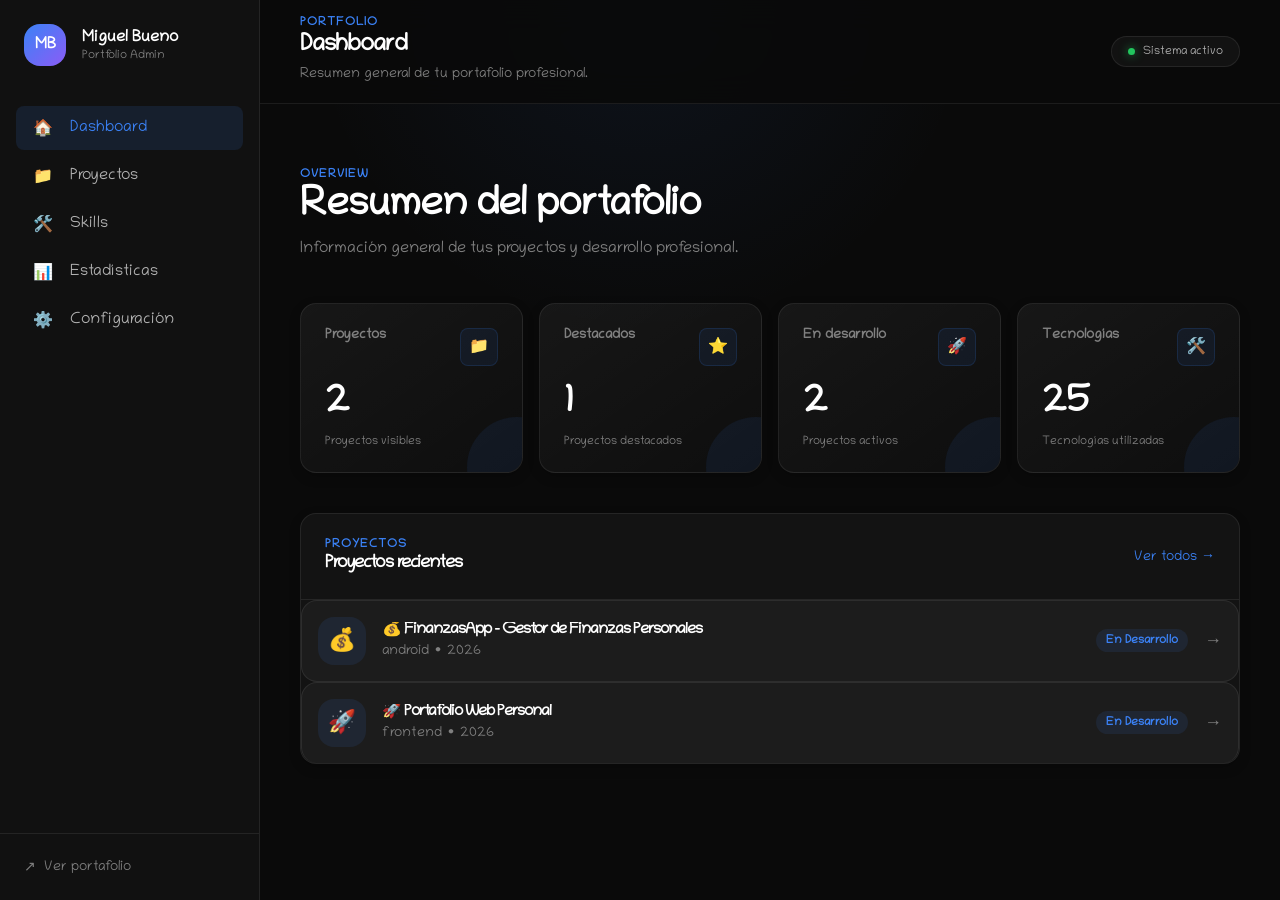
<file: dashboard/index.html>
<!DOCTYPE html>
<html lang="es">

<head>
    <meta charset="UTF-8">

    <meta name="viewport" content="width=device-width, initial-scale=1.0">

    <meta name="description" content="Dashboard del portafolio profesional de Miguel Bueno.">

    <title>Dashboard | Miguel Bueno</title>

    <!-- Variables globales del portafolio -->
    <link rel="stylesheet" href="../styles/base/variables.css">

    <!-- Estilos del Dashboard -->
    <link rel="stylesheet" href="./css/dashboard.css">

    <link rel="stylesheet" href="../styles/app.css">
</head>

<body>

    <div class="dashboard">

        <!-- ==============================
                SIDEBAR
        ============================== -->

        <aside class="dashboard-sidebar" id="dashboardSidebar">

            <div class="dashboard-brand">

                <div class="dashboard-brand-mark">
                    MB
                </div>

                <div class="dashboard-brand-info">
                    <strong>Miguel Bueno</strong>
                    <span>Portfolio Admin</span>
                </div>

            </div>


            <nav class="dashboard-nav" aria-label="Navegación del dashboard">

                <a href="#dashboard" class="dashboard-nav-item active" data-section="dashboard">
                    <span class="dashboard-nav-icon" aria-hidden="true">
                        🏠
                    </span>

                    <span>Dashboard</span>
                </a>


                <a href="#projects" class="dashboard-nav-item" data-section="projects">
                    <span class="dashboard-nav-icon" aria-hidden="true">
                        📁
                    </span>

                    <span>Proyectos</span>
                </a>


                <a href="#skills" class="dashboard-nav-item" data-section="skills">
                    <span class="dashboard-nav-icon" aria-hidden="true">
                        🛠️
                    </span>

                    <span>Skills</span>
                </a>


                <a href="#analytics" class="dashboard-nav-item" data-section="analytics">
                    <span class="dashboard-nav-icon" aria-hidden="true">
                        📊
                    </span>

                    <span>Estadísticas</span>
                </a>


                <a href="#settings" class="dashboard-nav-item" data-section="settings">
                    <span class="dashboard-nav-icon" aria-hidden="true">
                        ⚙️
                    </span>

                    <span>Configuración</span>
                </a>

            </nav>


            <div class="dashboard-sidebar-footer">

                <a href="../index.html" class="dashboard-back-link">
                    <span aria-hidden="true">↗</span>
                    Ver portafolio
                </a>

            </div>

        </aside>


        <!-- ==============================
             MAIN
        ============================== -->

        <main class="dashboard-main">

            <!-- HEADER -->

            <header class="dashboard-header">

                <button id="dashboardMenuButton" class="dashboard-menu-button" type="button" aria-label="Abrir menú"
                    aria-controls="dashboardSidebar" aria-expanded="false">
                    ☰
                </button>


                <div class="dashboard-header-content">

                    <div>

                        <span class="dashboard-eyebrow">
                            Portfolio
                        </span>

                        <h1 id="dashboardPageTitle">
                            Dashboard
                        </h1>

                        <p id="dashboardPageDescription">
                            Resumen general de tu portafolio profesional.
                        </p>

                    </div>

                </div>


                <div class="dashboard-header-actions">

                    <span class="dashboard-status" title="Estado del dashboard">
                        <span class="dashboard-status-dot" aria-hidden="true"></span>

                        Sistema activo
                    </span>

                </div>

            </header>


            <!-- CONTENT -->

            <div class="dashboard-content">

                <!-- ==============================
                     OVERVIEW
                ============================== -->

                <section id="dashboard" class="dashboard-section" aria-labelledby="dashboardOverviewTitle">

                    <div class="dashboard-section-header">

                        <div>
                            <span class="dashboard-section-eyebrow">
                                Overview
                            </span>

                            <h2 id="dashboardOverviewTitle">
                                Resumen del portafolio
                            </h2>

                            <p>
                                Información general de tus proyectos y desarrollo profesional.
                            </p>
                        </div>

                    </div>


                    <!-- STATS -->

                    <div id="dashboardStats" class="dashboard-stats">

                        <!-- Las estadísticas serán generadas por JavaScript -->

                    </div>


                    <!-- RECENT PROJECTS -->

                    <section class="dashboard-panel" aria-labelledby="recentProjectsTitle">

                        <div class="dashboard-panel-header">

                            <div>
                                <span class="dashboard-section-eyebrow">
                                    Proyectos
                                </span>

                                <h3 id="recentProjectsTitle">
                                    Proyectos recientes
                                </h3>
                            </div>

                            <a href="#projects" class="dashboard-panel-link">
                                Ver todos →
                            </a>

                        </div>


                        <div id="recentProjects" class="dashboard-project-list">

                            <!-- Proyectos generados por JavaScript -->

                        </div>

                    </section>

                </section>


                <!-- ==============================
                     PROJECTS
                ============================== -->

                <section id="projects" class="dashboard-section" hidden>

                    <div class="dashboard-section-header">

                        <div>
                            <span class="dashboard-section-eyebrow">
                                Management
                            </span>

                            <h2>
                                Proyectos
                            </h2>

                            <p>
                                Gestiona y consulta los proyectos del portafolio.
                            </p>
                        </div>

                    </div>


                    <div id="dashboardProjects" class="dashboard-panel">
                        <!-- Próximamente -->
                    </div>

                </section>


                <!-- ==============================
                     SKILLS
                ============================== -->

                <section id="skills" class="dashboard-section" hidden>

                    <div class="dashboard-section-header">

                        <div>
                            <span class="dashboard-section-eyebrow">
                                Technologies
                            </span>

                            <h2>
                                Skills
                            </h2>

                            <p>
                                Tecnologías y habilidades utilizadas en el portafolio.
                            </p>
                        </div>

                    </div>


                    <div id="dashboardSkills" class="dashboard-panel">
                        <!-- Próximamente -->
                    </div>

                </section>


                <!-- ==============================
                     ANALYTICS
                ============================== -->

                <section id="analytics" class="dashboard-section" hidden>

                    <div class="dashboard-section-header">

                        <div>
                            <span class="dashboard-section-eyebrow">
                                Analytics
                            </span>

                            <h2>
                                Estadísticas
                            </h2>

                            <p>
                                Análisis del contenido y evolución del portafolio.
                            </p>
                        </div>

                    </div>


                    <div id="dashboardAnalytics" class="dashboard-panel">
                        <!-- Próximamente -->
                    </div>

                </section>


                <!-- ==============================
                     SETTINGS
                ============================== -->

                <section id="settings" class="dashboard-section" hidden>

                    <div class="dashboard-section-header">

                        <div>
                            <span class="dashboard-section-eyebrow">
                                System
                            </span>

                            <h2>
                                Configuración
                            </h2>

                            <p>
                                Configuración del dashboard.
                            </p>
                        </div>

                    </div>


                    <div id="dashboardSettings" class="dashboard-panel">
                        <!-- Próximamente -->
                    </div>

                </section>

            </div>

        </main>

    </div>


    <!-- Dashboard JavaScript -->
    <script type="module" src="./js/dashboard.js"></script>

</body>

</html>
</file>
<file: styles/base/variables.css>
/* ==============================
   VARIABLES GLOBALES
============================== */
:root {

  /* ==============================
     COLORS
  ============================== */

  /* Colores principales del fondo */
  --bg-primary: #0a0a0a;
  --bg-secondary: #111111;
  --bg-tertiary: #151515;

  /* Fondo semitransparente para tarjetas */
  --bg-card: rgba(255, 255, 255, 0.04);

  /* Colores principales del texto */
  --text-primary: #ffffff;
  --text-secondary: #b3b3b3;
  --text-muted: #808080;

  /* Colores de acento utilizados en elementos destacados */
  --accent-primary: #3b82f6;
  --accent-secondary: #8b5cf6;

  /* Color estándar para bordes */
  --border-color:
    rgba(255, 255, 255, 0.08);

  /* ==============================
     GRADIENTS
  ============================== */

  /* Gradiente principal del sitio */
  --gradient-primary:
    linear-gradient(135deg,
      #3b82f6,
      #8b5cf6);

  /* Gradiente utilizado principalmente en tarjetas */
  --gradient-card:
    linear-gradient(180deg,
      rgba(255, 255, 255, 0.04),
      rgba(255, 255, 255, 0.02));

  /* ==============================
     SHADOWS
  ============================== */

  /* Sombra pequeña */
  --shadow-sm:
    0 4px 12px rgba(0, 0, 0, 0.2);

  /* Sombra mediana */
  --shadow-md:
    0 10px 30px rgba(0, 0, 0, 0.35);

  /* Sombra grande */
  --shadow-lg:
    0 20px 60px rgba(0, 0, 0, 0.5);

  /* Efecto de resplandor azul */
  --shadow-glow:
    0 0 40px rgba(59, 130, 246, 0.5);

  /* ==============================
     BORDER RADIUS
  ============================== */

  /* Radios de borde para diferentes tamaños */
  --radius-sm: 8px;
  --radius-md: 16px;
  --radius-lg: 24px;
  --radius-xl: 32px;

  /* Radio completamente circular */
  --radius-full: 999px;

  /* ==============================
     SPACING
  ============================== */

  /* Escala de espaciado reutilizable */
  --space-xs: 4px;
  --space-sm: 8px;
  --space-md: 16px;
  --space-lg: 24px;
  --space-xl: 40px;
  --space-2xl: 64px;
  --space-3xl: 96px;

  /* ==============================
     TYPOGRAPHY
  ============================== */

  /* Familia tipográfica principal */
  --font-primary:
    ui-sans-serif,
    system-ui,
    -apple-system,
    BlinkMacSystemFont,
    "Segoe UI",
    Roboto,
    Helvetica,
    Arial,
    sans-serif;

  /* Escala de tamaños de fuente */
  --fs-xs: 0.75rem;
  --fs-sm: 0.875rem;
  --fs-md: 1rem;
  --fs-lg: 1.125rem;
  --fs-xl: 1.5rem;
  --fs-2xl: 2.5rem;
  --fs-3xl: 4rem;

  /* ==============================
     TRANSITIONS
  ============================== */

  /* Velocidades de transición reutilizables */
  --transition-fast:
    0.2s ease;

  --transition-base:
    0.3s ease;

  --transition-slow:
    0.5s ease;

  /* ==============================
     CONTAINER
  ============================== */

  /* Ancho máximo principal del contenido */
  --container-width: 1120px;

}
</file>
<file: dashboard/css/dashboard.css>
/* =========================================
   DASHBOARD
========================================= */

/* Aplica box-sizing de borde a todos los elementos para facilitar el control de dimensiones. */
* {
    box-sizing: border-box;
}

/* Permite un desplazamiento suave al navegar entre secciones. */
html {
    scroll-behavior: smooth;
}

/* Configuración base del documento para el dashboard. */
body {
    margin: 0;
    min-height: 100vh;
    font-family: var(--font-primary);
    background: var(--bg-primary);
    color: var(--text-primary);
}


/* =========================================
   LAYOUT
========================================= */

/* Contenedor principal que organiza el sidebar y el contenido del dashboard. */
.dashboard {
    display: flex;
    min-height: 100vh;
}


/* =========================================
   SIDEBAR
========================================= */

/* Barra lateral fija que contiene la navegación del dashboard. */
.dashboard-sidebar {
    position: fixed;
    inset: 0 auto 0 0;
    width: 260px;
    display: flex;
    flex-direction: column;
    background: var(--bg-secondary);
    border-right: 1px solid var(--border-color);
    z-index: 100;
}


/* BRAND */

/* Contenedor de la identidad visual del dashboard. */
.dashboard-brand {
    display: flex;
    align-items: center;
    gap: var(--space-md);
    padding: var(--space-lg);
}

/* Elemento visual que representa la marca del dashboard. */
.dashboard-brand-mark {
    width: 42px;
    height: 42px;
    display: grid;
    place-items: center;
    border-radius: var(--radius-md);
    background: var(--gradient-primary);
    color: var(--text-primary);
    font-weight: 800;
}

/* Contenedor de la información textual de la marca. */
.dashboard-brand-info {
    display: flex;
    flex-direction: column;
    gap: 2px;
}

/* Nombre principal mostrado dentro de la marca. */
.dashboard-brand-info strong {
    font-size: var(--fs-md);
}

/* Texto secundario mostrado debajo del nombre de la marca. */
.dashboard-brand-info span {
    color: var(--text-muted);
    font-size: var(--fs-xs);
}


/* NAVIGATION */

/* Contenedor vertical de los enlaces de navegación. */
.dashboard-nav {
    display: flex;
    flex-direction: column;
    gap: var(--space-xs);
    padding: var(--space-md);
}

/* Estilo base de cada elemento de navegación del dashboard. */
.dashboard-nav-item {
    display: flex;
    align-items: center;
    gap: var(--space-md);
    min-height: 44px;
    padding: 0 var(--space-md);
    border-radius: var(--radius-sm);
    color: var(--text-secondary);
    text-decoration: none;
    transition:
        background var(--transition-fast),
        color var(--transition-fast);
}

/* Resalta un enlace de navegación cuando el cursor pasa sobre él. */
.dashboard-nav-item:hover {
    background: var(--bg-card);
    color: var(--text-primary);
}

/* Estilo del elemento de navegación actualmente activo. */
.dashboard-nav-item.active {
    background: rgba(59, 130, 246, 0.12);
    color: var(--accent-primary);
}

/* Define el tamaño y alineación del icono de navegación. */
.dashboard-nav-icon {
    width: 22px;
    text-align: center;
    font-size: 1rem;
}


/* SIDEBAR FOOTER */

/* Pie de la barra lateral con contenido secundario. */
.dashboard-sidebar-footer {
    margin-top: auto;
    padding: var(--space-lg);
    border-top: 1px solid var(--border-color);
}

/* Enlace utilizado para regresar desde el dashboard. */
.dashboard-back-link {
    display: flex;
    align-items: center;
    gap: var(--space-sm);
    color: var(--text-muted);
    font-size: var(--fs-sm);
    text-decoration: none;
    transition: color var(--transition-fast);
}

/* Cambia el color del enlace de regreso al pasar el cursor. */
.dashboard-back-link:hover {
    color: var(--accent-primary);
}


/* =========================================
   MAIN
========================================= */

/* Área principal que ocupa el espacio restante junto al sidebar. */
.dashboard-main {
    width: calc(100% - 260px);
    margin-left: 260px;
    min-height: 100vh;
}


/* =========================================
   HEADER
========================================= */

/* Encabezado superior fijo durante el desplazamiento del contenido. */
.dashboard-header {
    position: sticky;
    top: 0;
    min-height: 88px;
    display: flex;
    align-items: center;
    gap: var(--space-lg);
    padding:
        var(--space-md) var(--space-xl);
    background: rgba(10, 10, 10, 0.88);
    backdrop-filter: blur(16px);
    border-bottom: 1px solid var(--border-color);
    z-index: 50;
}

/* Contenedor flexible para la información principal del encabezado. */
.dashboard-header-content {
    flex: 1;
}

/* Texto pequeño utilizado como identificador de contexto de la sección. */
.dashboard-eyebrow,
.dashboard-section-eyebrow {
    display: block;
    margin-bottom: var(--space-xs);
    color: var(--accent-primary);
    font-size: var(--fs-xs);
    font-weight: 700;
    letter-spacing: 0.08em;
    text-transform: uppercase;
}

/* Título principal del encabezado del dashboard. */
.dashboard-header h1 {
    margin: 0;
    font-size: var(--fs-xl);
}

/* Descripción secundaria del encabezado. */
.dashboard-header p {
    margin: var(--space-xs) 0 0;
    color: var(--text-muted);
    font-size: var(--fs-sm);
}


/* STATUS */

/* Contenedor de las acciones y estado del encabezado. */
.dashboard-header-actions {
    display: flex;
    align-items: center;
}

/* Indicador visual del estado actual del dashboard. */
.dashboard-status {
    display: inline-flex;
    align-items: center;
    gap: var(--space-sm);
    padding:
        var(--space-sm) var(--space-md);
    border: 1px solid var(--border-color);
    border-radius: var(--radius-full);
    background: var(--bg-card);
    color: var(--text-secondary);
    font-size: var(--fs-xs);
}

/* Punto visual que representa el estado activo. */
.dashboard-status-dot {
    width: 7px;
    height: 7px;
    border-radius: 50%;
    background: #22c55e;
    box-shadow:
        0 0 10px rgba(34, 197, 94, 0.7);
}


/* MOBILE MENU BUTTON */

/* Botón utilizado para abrir la navegación en dispositivos móviles. */
.dashboard-menu-button {
    display: none;
    width: 42px;
    height: 42px;
    border: 1px solid var(--border-color);
    border-radius: var(--radius-sm);
    background: var(--bg-card);
    color: var(--text-primary);
    cursor: pointer;
}


/* =========================================
   CONTENT
========================================= */

/* Contenedor principal del contenido del dashboard. */
.dashboard-content {
    width: min(100%,
            var(--container-width));
    margin: 0 auto;
    padding:
        var(--space-2xl) var(--space-xl);
}

/* Sección individual del dashboard con animación de entrada. */
.dashboard-section {
    animation: dashboardFadeIn 0.35s ease;
}

/* Encabezado interno de cada sección del dashboard. */
.dashboard-section-header {
    margin-bottom: var(--space-xl);
}

/* Título de cada sección interna. */
.dashboard-section-header h2 {
    margin: 0;
    font-size: var(--fs-2xl);
}

/* Descripción de cada sección interna. */
.dashboard-section-header p {
    margin:
        var(--space-sm) 0 0;
    max-width: 650px;
    color: var(--text-muted);
    line-height: 1.6;
}


/* =========================================
   STATS
========================================= */

/* =========================================
   STATS
========================================= */

/* Contenedor principal de las estadísticas */
.dashboard-stats {
    display: grid;

    /* Distribuye las estadísticas en cuatro columnas */
    grid-template-columns:
        repeat(4, minmax(0, 1fr));

    /* Espacio entre las tarjetas */
    gap: var(--space-md);

    /* Separación respecto al contenido inferior */
    margin-bottom: var(--space-xl);
}


/* Tarjeta individual de estadística */
.dashboard-stat {
    position: relative;

    /* Altura mínima para mantener uniformidad */
    min-height: 170px;

    display: flex;
    flex-direction: column;

    /* Distribuye el contenido verticalmente */
    justify-content: space-between;

    /* Espaciado interno de la tarjeta */
    padding: var(--space-lg);

    /* Borde de la tarjeta */
    border: 1px solid var(--border-color);

    /* Redondeado de las esquinas */
    border-radius: var(--radius-md);

    /* Fondo con degradado sutil */
    background:
        linear-gradient(145deg,
            rgba(255, 255, 255, 0.055),
            rgba(255, 255, 255, 0.018));

    /* Sombra base de la tarjeta */
    box-shadow: var(--shadow-sm);

    /* Oculta el contenido que sobresale */
    overflow: hidden;

    /* Transiciones para los estados interactivos */
    transition:
        transform var(--transition-fast),
        border-color var(--transition-fast),
        box-shadow var(--transition-fast);
}


/* Elemento decorativo circular de la tarjeta */
.dashboard-stat::after {
    content: "";

    position: absolute;

    /* Tamaño del elemento decorativo */
    width: 100px;
    height: 100px;

    /* Posición parcialmente fuera de la tarjeta */
    right: -45px;
    bottom: -45px;

    /* Forma circular */
    border-radius: 50%;

    /* Resplandor azul sutil */
    background:
        rgba(59, 130, 246, 0.08);

    /* Evita interferir con los clics */
    pointer-events: none;
}


/* Efecto al pasar el cursor sobre una estadística */
.dashboard-stat:hover {
    /* Eleva ligeramente la tarjeta */
    transform: translateY(-4px);

    /* Resalta el borde */
    border-color:
        rgba(59, 130, 246, 0.3);

    /* Aumenta la profundidad de la sombra */
    box-shadow:
        var(--shadow-md);
}


/* Contenedor superior de cada estadística */
.dashboard-stat-top {
    display: flex;

    /* Alinea los elementos desde la parte superior */
    align-items: flex-start;

    /* Separa el texto del icono */
    justify-content: space-between;

    gap: var(--space-md);
}


/* Etiqueta de la estadística */
.dashboard-stat-label {
    /* Utiliza el color de texto secundario */
    color: var(--text-muted);

    font-size: var(--fs-sm);

    /* Da mayor énfasis a la etiqueta */
    font-weight: 600;
}


/* Icono de la estadística */
.dashboard-stat-icon {
    width: 38px;
    height: 38px;

    display: grid;

    /* Centra el icono horizontal y verticalmente */
    place-items: center;

    /* Evita que el icono se reduzca */
    flex-shrink: 0;

    /* Borde sutil de color azul */
    border: 1px solid rgba(59, 130, 246, 0.15);

    border-radius: var(--radius-sm);

    /* Fondo azul translúcido */
    background:
        rgba(59, 130, 246, 0.08);

    font-size: 1rem;
}


/* Valor numérico principal de la estadística */
.dashboard-stat-value {
    display: block;

    /* Separación respecto al contenido superior */
    margin-top: var(--space-md);

    font-size: 2.4rem;

    /* Mantiene el valor compacto verticalmente */
    line-height: 1;

    /* Destaca visualmente el número */
    font-weight: 800;

    /* Ajusta el espaciado entre caracteres */
    letter-spacing: -0.03em;
}


/* Descripción secundaria de la estadística */
.dashboard-stat-description {
    display: block;

    /* Separación respecto al valor */
    margin-top: var(--space-sm);

    /* Utiliza un color menos destacado */
    color: var(--text-muted);

    font-size: var(--fs-xs);
}



/* =========================================
   PANELS
========================================= */

/* Panel general utilizado para agrupar contenido del dashboard. */
.dashboard-panel {
    border: 1px solid var(--border-color);
    border-radius: var(--radius-md);
    background: var(--bg-card);
    box-shadow: var(--shadow-sm);
    overflow: hidden;
}

/* Encabezado de cada panel del dashboard. */
.dashboard-panel-header {
    display: flex;
    align-items: center;
    justify-content: space-between;
    gap: var(--space-md);
    padding: var(--space-lg);
    border-bottom: 1px solid var(--border-color);
}

/* Título del panel. */
.dashboard-panel-header h3 {
    margin: 0;
    font-size: var(--fs-lg);
}

/* Enlace secundario utilizado dentro del encabezado de un panel. */
.dashboard-panel-link {
    color: var(--accent-primary);
    font-size: var(--fs-sm);
    text-decoration: none;
    transition: color var(--transition-fast);
}

/* Cambia el color del enlace del panel al pasar el cursor. */
.dashboard-panel-link:hover {
    color: var(--accent-secondary);
}


/* =========================================
   PROJECT LIST
========================================= */

/* Contenedor vertical de la lista de proyectos. */
.dashboard-project-list {
    display: flex;
    flex-direction: column;
}

/* Elemento individual dentro de la lista de proyectos. */
.dashboard-project-item {
    display: flex;
    align-items: center;
    gap: var(--space-md);
    padding: var(--space-lg);
    border-bottom: 1px solid var(--border-color);
}

/* Elimina el borde inferior del último proyecto de la lista. */
.dashboard-project-item:last-child {
    border-bottom: 0;
}

/* Imagen o miniatura asociada a un proyecto. */
.dashboard-project-image {
    width: 52px;
    height: 52px;
    flex-shrink: 0;
    border-radius: var(--radius-sm);
    object-fit: cover;
    background: var(--bg-tertiary);
}

/* Contenedor flexible de la información del proyecto. */
.dashboard-project-info {
    min-width: 0;
    flex: 1;
}

/* Título del proyecto mostrado dentro de la lista. */
.dashboard-project-title {
    margin: 0;
    font-size: var(--fs-md);
}

/* Metadatos secundarios del proyecto. */
.dashboard-project-meta {
    display: flex;
    flex-wrap: wrap;
    gap: var(--space-sm);
    margin-top: var(--space-xs);
    color: var(--text-muted);
    font-size: var(--fs-xs);
}

/* Indicador visual del estado del proyecto. */
.dashboard-project-status {
    padding:
        var(--space-xs) var(--space-sm);
    border-radius: var(--radius-full);
    background: rgba(59, 130, 246, 0.1);
    color: var(--accent-primary);
    font-size: var(--fs-xs);
}


/* =========================================
   ANIMATION
========================================= */

/* Animación utilizada para mostrar las secciones del dashboard. */
@keyframes dashboardFadeIn {
    from {
        opacity: 0;
        transform: translateY(8px);
    }

    to {
        opacity: 1;
        transform: translateY(0);
    }
}


/* =========================================
   RESPONSIVE
========================================= */

/* Ajustes para tabletas y pantallas medianas. */
@media (max-width: 900px) {

    /* Oculta el sidebar fuera de la pantalla en dispositivos pequeños. */
    .dashboard-sidebar {
        transform: translateX(-100%);
        transition:
            transform var(--transition-base);
    }

    /* Muestra el sidebar cuando recibe la clase open. */
    .dashboard-sidebar.open {
        transform: translateX(0);
    }

    /* El contenido principal ocupa todo el ancho disponible. */
    .dashboard-main {
        width: 100%;
        margin-left: 0;
    }

    /* Hace visible el botón de menú móvil. */
    .dashboard-menu-button {
        display: grid;
        place-items: center;
    }

    /* Reduce la cuadrícula de estadísticas a dos columnas. */
    .dashboard-stats {
        grid-template-columns:
            repeat(2, minmax(0, 1fr));
    }
}


/* Ajustes adicionales para dispositivos móviles pequeños. */
@media (max-width: 600px) {

    /* Reduce el padding horizontal del encabezado. */
    .dashboard-header {
        padding:
            var(--space-md);
    }

    /* Oculta las acciones secundarias del encabezado. */
    .dashboard-header-actions {
        display: none;
    }

    /* Reduce el espacio interno del contenido principal. */
    .dashboard-content {
        padding:
            var(--space-xl) var(--space-md);
    }

    /* Reduce el tamaño del título de las secciones. */
    .dashboard-section-header h2 {
        font-size: var(--fs-xl);
    }

    /* Coloca las estadísticas en una sola columna. */
    .dashboard-stats {
        grid-template-columns: 1fr;
    }

    /* Alinea los elementos de los proyectos desde la parte superior. */
    .dashboard-project-item {
        align-items: flex-start;
    }
}

/* ========================================
   PROYECTOS RECIENTES
======================================== */

/* Contenedor individual de cada proyecto reciente */
.dashboard-project-item {
    display: flex;
    align-items: center;
    gap: var(--space-md);

    /* Espaciado interno del elemento */
    padding: var(--space-md);

    /* Borde y redondeado de la tarjeta */
    border: 1px solid var(--border-color);
    border-radius: var(--radius-md);

    /* Fondo semitransparente */
    background: var(--bg-card);

    /* Transiciones para los efectos interactivos */
    transition:
        transform var(--transition-base),
        border-color var(--transition-base),
        background var(--transition-base);
}

/* Efecto visual al pasar el cursor sobre el proyecto */
.dashboard-project-item:hover {
    transform: translateY(-2px);
    border-color: rgba(59, 130, 246, 0.35);
    background: rgba(255, 255, 255, 0.06);
}


/* ========================================
   ICONO
======================================== */

/* Contenedor del icono del proyecto */
.dashboard-project-icon {
    display: flex;
    align-items: center;
    justify-content: center;

    /* Tamaño fijo del icono */
    width: 48px;
    height: 48px;

    /* Evita que el icono se reduzca */
    flex-shrink: 0;

    border-radius: var(--radius-md);

    /* Fondo azul translúcido */
    background: rgba(59, 130, 246, 0.1);

    font-size: 1.4rem;
}


/* ========================================
   INFORMACIÓN
======================================== */

/* Contenedor de la información del proyecto */
.dashboard-project-info {
    /* Permite que el contenido se reduzca
       correctamente dentro del flex */
    min-width: 0;

    /* Ocupa el espacio disponible */
    flex: 1;
}

/* Título del proyecto */
.dashboard-project-title {
    margin: 0 0 4px;

    color: var(--text-primary);

    font-size: var(--fs-md);
    font-weight: 600;

    /* Evita que el título ocupe varias líneas */
    white-space: nowrap;

    /* Oculta el contenido que exceda el ancho */
    overflow: hidden;

    /* Muestra puntos suspensivos cuando el texto
       es demasiado largo */
    text-overflow: ellipsis;
}

/* Información secundaria del proyecto */
.dashboard-project-meta {
    display: flex;
    align-items: center;
    gap: 6px;

    color: var(--text-muted);

    font-size: var(--fs-sm);
}


/* ========================================
   ESTADO
======================================== */

/* Indicador visual del estado del proyecto */
.dashboard-project-status {
    /* Espaciado interno de la etiqueta */
    padding: 5px 10px;

    /* Forma de píldora */
    border-radius: var(--radius-full);

    /* Fondo azul translúcido */
    background: rgba(59, 130, 246, 0.1);

    /* Color principal del indicador */
    color: var(--accent-primary);

    font-size: var(--fs-xs);
    font-weight: 600;

    /* Mantiene el estado en una sola línea */
    white-space: nowrap;
}

.dashboard-empty-state {
    display: flex;
    flex-direction: column;
    align-items: center;
    justify-content: center;

    min-height: 180px;

    color: var(--text-muted);

    text-align: center;
}

.dashboard-empty-icon {
    margin-bottom: var(--space-sm);

    font-size: 2rem;
}

.dashboard-empty-state p {
    margin: 0;

    font-size: var(--fs-sm);
}

@media (max-width: 600px) {

    .dashboard-project-item {
        align-items: flex-start;
    }

    .dashboard-project-status {
        display: none;
    }

    .dashboard-project-icon {
        width: 42px;
        height: 42px;
    }

    .dashboard-project-title {
        font-size: var(--fs-sm);
    }

}

/* ==============================
   INTERACCIÓN DE PROYECTOS
============================== */

/* Indica que el proyecto es un elemento interactivo */
.dashboard-project-item {
    cursor: pointer;
}

/* Estilo de enfoque visible para navegación mediante teclado */
.dashboard-project-item:focus-visible {
    outline: 2px solid var(--accent-primary);

    /* Separa visualmente el contorno del elemento */
    outline-offset: 3px;
}

/* ==============================
   INDICADOR DE NAVEGACIÓN
============================== */

/* Agrega una flecha al final de cada proyecto
   para indicar que es interactivo */
.dashboard-project-item::after {
    content: "→";

    /* Color inicial de la flecha */
    color: var(--text-muted);

    font-size: 1.1rem;

    /* Transición del color y movimiento de la flecha */
    transition:
        transform var(--transition-fast),
        color var(--transition-fast);
}

/* Cambia el color y desplaza ligeramente la flecha
   cuando el usuario pasa el cursor */
.dashboard-project-item:hover::after {
    color: var(--accent-primary);
    transform: translateX(3px);
}
</file>
<file: styles/app.css>
/* ===== styles/base/variables.css ===== */
/* ==============================
   VARIABLES GLOBALES
============================== */
:root {

  /* ==============================
     COLORS
  ============================== */

  /* Colores principales del fondo */
  --bg-primary: #0a0a0a;
  --bg-secondary: #111111;
  --bg-tertiary: #151515;

  /* Fondo semitransparente para tarjetas */
  --bg-card: rgba(255, 255, 255, 0.04);

  /* Colores principales del texto */
  --text-primary: #ffffff;
  --text-secondary: #b3b3b3;
  --text-muted: #808080;

  /* Colores de acento utilizados en elementos destacados */
  --accent-primary: #3b82f6;
  --accent-secondary: #8b5cf6;

  /* Color estándar para bordes */
  --border-color:
    rgba(255, 255, 255, 0.08);

  /* ==============================
     GRADIENTS
  ============================== */

  /* Gradiente principal del sitio */
  --gradient-primary:
    linear-gradient(135deg,
      #3b82f6,
      #8b5cf6);

  /* Gradiente utilizado principalmente en tarjetas */
  --gradient-card:
    linear-gradient(180deg,
      rgba(255, 255, 255, 0.04),
      rgba(255, 255, 255, 0.02));

  /* ==============================
     SHADOWS
  ============================== */

  /* Sombra pequeña */
  --shadow-sm:
    0 4px 12px rgba(0, 0, 0, 0.2);

  /* Sombra mediana */
  --shadow-md:
    0 10px 30px rgba(0, 0, 0, 0.35);

  /* Sombra grande */
  --shadow-lg:
    0 20px 60px rgba(0, 0, 0, 0.5);

  /* Efecto de resplandor azul */
  --shadow-glow:
    0 0 40px rgba(59, 130, 246, 0.5);

  /* ==============================
     BORDER RADIUS
  ============================== */

  /* Radios de borde para diferentes tamaños */
  --radius-sm: 8px;
  --radius-md: 16px;
  --radius-lg: 24px;
  --radius-xl: 32px;

  /* Radio completamente circular */
  --radius-full: 999px;

  /* ==============================
     SPACING
  ============================== */

  /* Escala de espaciado reutilizable */
  --space-xs: 4px;
  --space-sm: 8px;
  --space-md: 16px;
  --space-lg: 24px;
  --space-xl: 40px;
  --space-2xl: 64px;
  --space-3xl: 96px;

  /* ==============================
     TYPOGRAPHY
  ============================== */

  /* Familia tipográfica principal */
  --font-primary:
    ui-sans-serif,
    system-ui,
    -apple-system,
    BlinkMacSystemFont,
    "Segoe UI",
    Roboto,
    Helvetica,
    Arial,
    sans-serif;

  /* Escala de tamaños de fuente */
  --fs-xs: 0.75rem;
  --fs-sm: 0.875rem;
  --fs-md: 1rem;
  --fs-lg: 1.125rem;
  --fs-xl: 1.5rem;
  --fs-2xl: 2.5rem;
  --fs-3xl: 4rem;

  /* ==============================
     TRANSITIONS
  ============================== */

  /* Velocidades de transición reutilizables */
  --transition-fast:
    0.2s ease;

  --transition-base:
    0.3s ease;

  --transition-slow:
    0.5s ease;

  /* ==============================
     CONTAINER
  ============================== */

  /* Ancho máximo principal del contenido */
  --container-width: 1120px;

}

/* ===== styles/base/reset.css ===== */
/*
 * Fuente personalizada utilizada en todo
 * el proyecto para mantener una identidad visual consistente.
 */
@font-face {

  font-family: 'Chilanka';

  /* Nombre que usarás en CSS */
  src: url('../assets/fonts/Chilanka-Regular.ttf');

}

/*
 * Reinicia los márgenes y rellenos predeterminados
 * y utiliza border-box para facilitar el cálculo
 * de dimensiones de los elementos.
 */
* {

  margin: 0;

  padding: 0;

  box-sizing: border-box;

}

/*
 * Permite desplazamiento suave entre
 * las diferentes secciones de la página.
 */
html {

  scroll-behavior: smooth;

}

/*
 * Configuración general del documento.
 */
body {

  /* Fuente principal del portafolio */
  font-family: "Chilanka", sans-serif;

  /* Colores globales definidos mediante variables */
  background:

    var(--bg-primary);

  color:

    var(--text-primary);

  /* Evita desplazamiento horizontal accidental */
  overflow-x: hidden;

  /* Garantiza que el body ocupe al menos
     toda la altura de la ventana */
  min-height: 100vh;

  /* Mejora la representación del texto */
  text-rendering: optimizeLegibility;

  /* Suaviza la representación de fuentes en WebKit */
  -webkit-font-smoothing: antialiased;

}

/*
 * Configuración general de las imágenes
 * para evitar que desborden su contenedor.
 */
img {

  display: block;

  max-width: 100%;

}

/*
 * Mantiene la tipografía heredada en
 * controles de formulario.
 */
button,

input,

textarea {

  font: inherit;

}

/*
 * Elimina el subrayado predeterminado
 * de los enlaces y hereda el color actual.
 */
a {

  text-decoration: none;

  color: inherit;

}

/*
 * Elimina las viñetas de las listas
 * para permitir estilos personalizados.
 */
ul {

  list-style: none;

}

/* ==========================
   SCROLL PROGRESS
========================== */

/*
 * Barra de progreso fija en la parte superior
 * que representa cuánto ha avanzado el usuario
 * dentro de la página.
 */
#scroll-progress {

  position: fixed;

  top: 0;

  left: 0;

  width: 0%;

  height: 3px;

  z-index: 9999;

  /*
   * Gradiente utilizado como fondo
   * de la barra de progreso.
   */
  background: linear-gradient(90deg,

      #6366f1,

      #8b5cf6);

  /*
   * Añade un brillo alrededor de la barra
   * para reforzar su visibilidad.
   */
  box-shadow:

    0 0 12px rgba(99, 102, 241, .6);

}

/* ==========================
   BOTÓN ARRIBA
========================== */

/*
 * Botón flotante utilizado para regresar
 * rápidamente a la parte superior de la página.
 */
#btn-ir-arriba {

  position: fixed;

  left: 24px;

  bottom: 24px;

  right: auto;

  width: 56px;

  height: 56px;

  border: none;

  border-radius: 50%;

  background: linear-gradient(135deg,

      #6366f1,

      #8b5cf6);

  color: white;

  font-size: 1.4rem;

  font-weight: bold;

  cursor: pointer;

  display: flex;

  align-items: center;

  justify-content: center;

  /*
   * Inicialmente permanece oculto
   * hasta que se activa mediante JavaScript.
   */
  opacity: 0;

  visibility: hidden;

  /*
   * Posición inicial utilizada para
   * la animación de entrada.
   */
  transform: translateY(20px);

  transition: all .3s ease;

  box-shadow:

    0 10px 25px rgba(99, 102, 241, .4);

  z-index: 999;

}

/*
 * Estado visible del botón después
 * de alcanzar el punto de scroll configurado.
 */
#btn-ir-arriba.show {

  opacity: 1;

  visibility: visible;

  transform: translateY(0);

}

/*
 * Eleva ligeramente el botón al pasar
 * el cursor sobre él para indicar interacción.
 */
#btn-ir-arriba:hover {

  transform: translateY(-4px);

}

/* ===== styles/base/typography.css ===== */
/*
 * Configuración general de los encabezados
 * para mantener una jerarquía visual consistente.
 */
h1,

h2,

h3,

h4 {

  /* Altura de línea compacta para títulos */
  line-height: 1.1;

  /* Peso fuerte para destacar los encabezados */
  font-weight: 700;

  /* Reduce ligeramente el espaciado entre caracteres */
  letter-spacing: -1px;

}

/*
 * Tamaño adaptable del encabezado principal.
 */
h1 {

  font-size: clamp(3rem, 8vw, 5rem);

}

/*
 * Tamaño adaptable para encabezados de segundo nivel.
 */
h2 {

  font-size: clamp(2rem, 6vw, 3rem);

}

/*
 * Tamaño estándar para encabezados de tercer nivel.
 */
h3 {

  font-size: 1.5rem;

}

/*
 * Estilo general para los párrafos.
 */
p {

  /* Utiliza el color secundario del tema */
  color:

    var(--text-secondary);

  /* Mejora la legibilidad de bloques de texto */
  line-height: 1.7;

  /* Utiliza el tamaño de fuente medio definido
     en las variables globales */
  font-size:

    var(--fs-md);

}

/*
 * Título principal de cada sección.
 */
.section-title {

  /* Tamaño adaptable según el ancho disponible */
  font-size:

    clamp(2rem, 5vw, 3rem);

  /* Espacio inferior respecto al contenido */
  margin-bottom:

    var(--space-md);

}

/*
 * Descripción introductoria de las secciones.
 */
.section-description {

  /* Limita el ancho para facilitar la lectura */
  max-width: 650px;

  /* Centra horizontalmente el bloque */
  margin-inline: auto;

  /* Utiliza el color secundario del texto */
  color:

    var(--text-secondary);

}

/* ===== styles/Layout/layout.css ===== */
/* ==============================
   CONTAINER
============================== */

/* Limita el ancho del contenido y lo centra horizontalmente */
.container {

  width:
    min(var(--container-width), 90%);

  margin-inline: auto;

}

/* ==============================
   SECTION
============================== */

/* Define el espaciado vertical estándar de las secciones */
.section {

  padding-block:
    var(--space-3xl);

  /* Permite posicionar elementos internos de forma relativa */
  position: relative;

}

/* ==============================
   GRID
============================== */

/* Activa el sistema de cuadrícula CSS */
.grid {

  display: grid;

}

/* ==============================
   FLEX
============================== */

/* Activa el sistema de distribución Flexbox */
.flex {

  display: flex;

}

/* ===== styles/Layout/grid.css ===== */
/* ==============================
   BASE GRID
============================== */

/* Activa el sistema de cuadrícula CSS */
.grid {

  display: grid;

}

/* ==============================
   GRID 2 COLUMNS
============================== */

/* Crea una cuadrícula de dos columnas */
.grid-2 {

  display: grid;

  grid-template-columns:
    repeat(2, 1fr);

  /* Espacio entre las columnas y filas */
  gap:
    var(--space-2xl);

}

/* ==============================
   GRID 3 COLUMNS
============================== */

/* Crea una cuadrícula de tres columnas */
.grid-3 {

  display: grid;

  grid-template-columns:
    repeat(3, 1fr);

  /* Espacio entre los elementos */
  gap:
    var(--space-xl);

}

/* ==============================
   AUTO GRID
============================== */

/* Crea columnas automáticas según el espacio disponible */
.grid-auto {

  display: grid;

  grid-template-columns:
    repeat(auto-fit,
      minmax(280px, 1fr));

  /* Espaciado entre los elementos */
  gap:
    var(--space-xl);

}

/* ==============================
   AUTO SMALL GRID
============================== */

/* Variante de grid automático con columnas más pequeñas */
.grid-auto-sm {

  display: grid;

  grid-template-columns:
    repeat(auto-fit,
      minmax(220px, 1fr));

  /* Espaciado entre los elementos */
  gap:
    var(--space-lg);

}

/* ==============================
   GRID CENTER
============================== */

/* Centra verticalmente los elementos del grid */
.grid-center {

  align-items: center;

}

/* ==============================
   GRID GAP UTILITIES
============================== */

/* Aplica un espacio pequeño entre elementos */
.gap-sm {

  gap: var(--space-sm);

}

/* Aplica un espacio mediano entre elementos */
.gap-md {

  gap: var(--space-md);

}

/* Aplica un espacio grande entre elementos */
.gap-lg {

  gap: var(--space-lg);

}

/* Aplica un espacio extra grande entre elementos */
.gap-xl {

  gap: var(--space-xl);

}

/* ==============================
   RESPONSIVE
============================== */

@media (max-width: 968px) {

  /* En pantallas medianas, las grids
     de 2 y 3 columnas pasan a una sola */
  .grid-2,
  .grid-3 {

    grid-template-columns:
      1fr;

  }

}

/* ===== styles/animations/keyframes.css ===== */
/* ==============================
   FLOATING
============================== */

/*
 * Genera un movimiento vertical continuo
 * para crear un efecto de flotación.
 */
@keyframes floating {

  0% {

    transform: translateY(0px);

  }

  50% {

    transform: translateY(-12px);

  }

  100% {

    transform: translateY(0px);

  }

}

/* ==============================
   FADE UP
============================== */

/*
 * Hace aparecer el elemento desde abajo
 * mientras recupera su posición original.
 */
@keyframes fadeUp {

  from {

    opacity: 0;

    transform:

      translateY(40px);

  }

  to {

    opacity: 1;

    transform:

      translateY(0);

  }

}

/* ==============================
   FADE IN
============================== */

/*
 * Hace aparecer gradualmente el elemento
 * aumentando su opacidad desde 0 hasta 1.
 */
@keyframes fadeIn {

  from {

    opacity: 0;

  }

  to {

    opacity: 1;

  }

}

/* ==============================
   SCALE IN
============================== */

/*
 * Hace aparecer el elemento comenzando
 * ligeramente reducido hasta alcanzar
 * su tamaño normal.
 */
@keyframes scaleIn {

  from {

    opacity: 0;

    transform:

      scale(0.95);

  }

  to {

    opacity: 1;

    transform:

      scale(1);

  }

}

/* ==============================
   GLOW PULSE
============================== */

/*
 * Genera una pulsación continua del brillo
 * alrededor del elemento mediante box-shadow.
 */
@keyframes glowPulse {

  0% {

    box-shadow:

      0 0 20px rgba(59, 130, 246, 0.2);

  }

  50% {

    box-shadow:

      0 0 50px rgba(59, 130, 246, 0.35);

  }

  100% {

    box-shadow:

      0 0 20px rgba(59, 130, 246, 0.2);

  }

}

/* ===== styles/animations/animations.css ===== */
/* ==============================
   TRANSITIONS
============================== */

/*
 * Aplica la transición base a los elementos
 * que utilicen la clase animate.
 */
.animate {

  transition:

    var(--transition-base);

}

/* ==============================
   HOVER LIFT
============================== */

/*
 * Eleva ligeramente el elemento cuando
 * el cursor pasa sobre él.
 */
.hover-lift:hover {

  transform:

    translateY(-8px);

}

/* ==============================
   HOVER SCALE
============================== */

/*
 * Aumenta ligeramente el tamaño del elemento
 * durante la interacción hover.
 */
.hover-scale:hover {

  transform:

    scale(1.03);

}

/* ==============================
   HOVER GLOW
============================== */

/*
 * Aplica el efecto de brillo definido
 * en la variable global de sombra.
 */
.hover-glow:hover {

  box-shadow:

    var(--shadow-glow);

}

/* ==============================
   FLOATING
============================== */

/*
 * Aplica una animación de movimiento vertical
 * continuo para generar un efecto flotante.
 */
.floating {

  animation:

    floating 5s ease-in-out infinite;

}

/* ==============================
   FADE UP
============================== */

/*
 * Hace aparecer el elemento mientras
 * se desplaza hacia arriba.
 */
.fade-up {

  animation:

    fadeUp 1s ease forwards;

}

/* ==============================
   FADE IN
============================== */

/*
 * Hace aparecer gradualmente el elemento
 * modificando únicamente su opacidad.
 */
.fade-in {

  animation:

    fadeIn 1s ease forwards;

}

/* ==============================
   SCALE IN
============================== */

/*
 * Hace aparecer el elemento comenzando
 * ligeramente reducido y aumentando a su tamaño normal.
 */
.scale-in {

  animation:

    scaleIn 0.8s ease forwards;

}

/* ==============================
   GLOW PULSE
============================== */

/*
 * Aplica una animación de brillo pulsante
 * de forma continua.
 */
.glow-pulse {

  animation:

    glowPulse 3s infinite;

}

/* ==============================
   STAGGER DELAYS
============================== */

/*
 * Retrasos progresivos para crear
 * animaciones escalonadas entre elementos.
 */
.delay-1 {

  animation-delay: 0.1s;

}

.delay-2 {

  animation-delay: 0.2s;

}

.delay-3 {

  animation-delay: 0.3s;

}

.delay-4 {

  animation-delay: 0.4s;

}

/* ==============================
   SCROLL REVEAL
============================== */

/*
 * Estado inicial de los elementos que
 * aparecen mediante animaciones de scroll.
 *
 * Se ocultan y se prepara su transformación
 * antes de entrar en el viewport.
 */
.reveal,
.reveal-up,
.reveal-left,
.reveal-right,
.reveal-zoom {

  opacity: 0;

  transition: opacity 0.75s ease, transform 0.75s ease;

  will-change: opacity, transform;

}

/*
 * Posición inicial para las animaciones
 * que aparecen desde abajo.
 */
.reveal,
.reveal-up {

  transform: translateY(36px);

}

/*
 * Posición inicial para la animación
 * que aparece desde la izquierda.
 */
.reveal-left {

  transform: translateX(-36px);

}

/*
 * Posición inicial para la animación
 * que aparece desde la derecha.
 */
.reveal-right {

  transform: translateX(36px);

}

/*
 * Estado inicial para la animación
 * que aparece mediante un ligero zoom.
 */
.reveal-zoom {

  transform: scale(0.96);

}

/*
 * Estado activo aplicado cuando el elemento
 * entra en el viewport.
 */
.reveal.active,
.reveal-up.active,
.reveal-left.active,
.reveal-right.active,
.reveal-zoom.active {

  opacity: 1;

  transform: translate(0, 0) scale(1);

}

/*
 * Hero sin animación inicial para evitar zoom al recargar.
 *
 * Los elementos dentro del hero permanecen visibles
 * desde el inicio y no ejecutan la transición de reveal.
 */
.hero .reveal,
.hero .reveal-up,
.hero .reveal-left,
.hero .reveal-right,
.hero .reveal-zoom {

  opacity: 1;

  transform: none;

  transition: none;

}

/*
 * Reduce o elimina las animaciones cuando
 * el usuario tiene activada la preferencia
 * de movimiento reducido en su sistema.
 */
@media (prefers-reduced-motion: reduce) {

  .reveal,
  .reveal-up,
  .reveal-left,
  .reveal-right,
  .reveal-zoom {

    opacity: 1;

    transform: none;

    transition: none;

  }

}

/* ===== styles/Utilities/helpers.css ===== */
/* ==============================
   UTILIDADES GENERALES
============================== */

/* Oculta completamente un elemento */
.hidden {

  display: none !important;

}

/* ==============================
   EFECTO GLASS
============================== */

/* Crea un efecto de vidrio translúcido */
.glass {

  /* Fondo semitransparente */
  background:
    rgba(255, 255, 255, 0.04);

  /* Desenfoque del contenido que queda detrás */
  backdrop-filter:
    blur(12px);

  /* Borde sutil para definir el elemento */
  border:
    1px solid rgba(255, 255, 255, 0.08);

}

/* ==============================
   TEXTO CON GRADIENTE
============================== */

/* Aplica el gradiente principal al texto */
.gradient-text {

  background:
    var(--gradient-primary);

  /* Recorta el fondo siguiendo la forma del texto */
  -webkit-background-clip: text;
  background-clip: border-box;

  /* Hace transparente el color del texto
     para mostrar el gradiente */
  -webkit-text-fill-color: transparent;

}

/* ==============================
   FONDO DESENFOCADO
============================== */

/* Crea una fuente de luz difuminada para
   agregar profundidad visual al diseño */
.blur-bg {

  /* Permite posicionar el elemento libremente */
  position: absolute;

  /* Define el tamaño del efecto */
  width: 300px;
  height: 300px;

  /* Color de la fuente de luz */
  background:
    rgba(59, 130, 246, 0.25);

  /* Difumina intensamente el fondo */
  filter:
    blur(120px);

  /* Coloca el efecto detrás del contenido */
  z-index: -1;

}

/* ===== styles/themes/dark.css ===== */
/* ==============================
   BODY BACKGROUND
============================== */

/* Agrega un resplandor radial sutil en la parte superior
   y utiliza el color principal como fondo base */
body {

  background:

    radial-gradient(circle at top,

      rgba(59, 130, 246, 0.08),

      transparent 30%),

    var(--bg-primary);

}

/* ===== components/navbar/navbar.css ===== */
/* ==============================
   NAVBAR
============================== */

/* Barra de navegación principal fija en la parte superior */
.custom-navbar {
  position: fixed;
  inset:
    0 0 auto 0;
  width: 100%;
  z-index: 999;
  backdrop-filter:
    blur(16px);
  background:
    rgba(10, 10, 10, 0.7);
  border-bottom:
    1px solid var(--border-color);
  transition:
    var(--transition-base);
}

/* ==============================
   NAVBAR CONTAINER
============================== */

/* Contenedor que limita el ancho y organiza los elementos de la navbar */
.custom-navbar-container {
  width:
    min(1200px, 92%);
  margin:
    0 auto;
  min-height:
    72px;
  display: flex;
  align-items: center;
  justify-content: space-between;
  gap:
    var(--space-lg);
}

/* ==============================
   LOGO
============================== */

/* Estilos generales del logo o nombre del portafolio */
.custom-navbar-logo {
  display: flex;
  align-items: center;
  gap:
    var(--space-sm);
  color:
    var(--text-primary);
  text-decoration: none;
  font-size:
    var(--fs-lg);
  font-weight: 700;
  letter-spacing:
    0.5px;
  transition:
    var(--transition-base);
}

/* Efecto visual al pasar el cursor sobre el logo */
.custom-navbar-logo:hover {
  opacity: 0.9;
}

/* ==============================
   NAV LINKS
============================== */

/* Contenedor de los enlaces principales de navegación */
.custom-navbar-links {
  display: flex;
  align-items: center;
  gap:
    var(--space-xl);
  list-style: none;
  margin: 0;
  padding: 0;
}

/* ==============================
   NAV LINK
============================== */

/* Estilos base para cada enlace de navegación */
.custom-navbar-link {
  position: relative;
  color:
    var(--text-secondary);
  text-decoration: none;
  font-size:
    var(--fs-sm);
  font-weight: 500;
  transition:
    var(--transition-base);
}

/* Cambia el color del enlace al pasar el cursor */
.custom-navbar-link:hover {
  color:
    var(--text-primary);
}

/* ==============================
   LINK UNDERLINE EFFECT
============================== */

/* Línea decorativa inferior que aparece al interactuar con el enlace */
.custom-navbar-link::after {
  content: '';
  position: absolute;

  bottom: -6px;
  width: 0;
  height: 2px;
  border-radius:
    var(--radius-full);
  background:
    var(--accent-primary);
  transition:
    var(--transition-base);
  left: 0;
}

/* Expande la línea inferior al pasar el cursor */
.custom-navbar-link:hover::after {
  width: 100%;
}

/* ==============================
   NAV ACTIONS
============================== */

/* Contenedor de las acciones adicionales de la navbar */
.custom-navbar-actions {
  display: flex;
  align-items: center;
  gap:
    var(--space-md);
}

/* ==============================
   GITHUB BUTTON
============================== */

/* Elimina estilos adicionales del enlace que contiene el botón de GitHub */
.github-button {
  text-decoration: none;
}

/* ==============================
   MENU BUTTON
============================== */

/* Botón utilizado para abrir el menú de navegación en pantallas pequeñas */
.menu-button {
  display: none;
  width: 44px;
  height: 44px;
  align-items: center;
  justify-content: center;

  border:
    1px solid var(--border-color);
  border-radius:
    var(--radius-md);
  color:
    var(--text-primary);
  font-size:
    1.4rem;
  cursor: pointer;
}

/* Cambia el fondo del botón al pasar el cursor */
.menu-button:hover {
  background:
    rgba(255, 255, 255, 0.08) !important;
}

/* Versión principal del botón de menú con dimensiones y apariencia personalizadas */
.menu-button {
  width: 48px;
  height: 48px;
  display: flex;
  align-items: center;
  justify-content: center;
  border: 1px solid rgba(255, 255, 255, 0.1);
  border-radius: 16px;
  background: rgba(255, 255, 255, 0.06) !important;
  color: #ffffff !important;
  font-size: 1.35rem;
  cursor: pointer;
  transition: background 0.25s ease, transform 0.25s ease,
    border-color 0.25s ease;
}

/* Efecto visual del botón de menú al pasar el cursor */
.menu-button:hover {
  background: rgba(255, 255, 255, 0.1) !important;
  border-color: rgba(255, 255, 255, 0.18);
  transform: translateY(-2px);
}

/* Reduce ligeramente el botón mientras está siendo presionado */
.menu-button:active {
  transform: scale(0.96);
}

/* Estado activo o enfocado del botón de menú */
.menu-button.active,
.menu-button:focus {
  background: rgba(255, 255, 255, 0.08) !important;
  color: #ffffff !important;
  outline: none;
}

/* Oculta visualmente el botón de menú en pantallas grandes */
@media (min-width: 993px) {
  .menu-button {
    visibility: hidden;
  }
}

/* ==============================
   MOBILE
============================== */

@media (max-width: 992px) {

  /* Permite posicionar correctamente los elementos internos de la navbar */
  .custom-navbar-container {
    position: relative;
  }

  /* Menú desplegable de navegación para dispositivos móviles */
  .custom-navbar-links {
    position: fixed;
    top: 94px;
    right: 24px;
    width: 260px;
    min-height: auto;
    padding: 22px;
    display: flex;
    flex-direction: column;
    gap: 14px;
    background: rgba(18, 18, 22, 0.96);
    border: 1px solid rgba(255, 255, 255, 0.1);
    border-radius: 24px;
    backdrop-filter: blur(18px);
    box-shadow: 0 24px 70px rgba(0, 0, 0, 0.5);
    opacity: 0;
    visibility: hidden;
    pointer-events: none;
    transform: translateY(-10px) scale(0.96);
    transform-origin: top right;
    transition:
      opacity 0.25s ease,
      transform 0.25s ease,
      visibility 0.25s ease;
    z-index: 1001;
  }

  /* Muestra el menú móvil cuando se encuentra en estado activo */
  .custom-navbar-links.active {
    opacity: 1;
    visibility: visible;
    pointer-events: auto;
    transform: translateY(0) scale(1);
  }

  /* Hace que cada elemento del menú ocupe todo el ancho disponible */
  .custom-navbar-item {
    width: 100%;
  }

  /* Ajusta los enlaces para la presentación del menú móvil */
  .custom-navbar-link {
    display: block;
    width: 100%;
    padding: 12px 14px;
    border-radius: 14px;
    color: rgba(255, 255, 255, 0.72);
    text-align: left;
    text-decoration: none;
    transition:
      background 0.25s ease,
      color 0.25s ease,
      transform 0.25s ease;
  }

  /* Efecto visual de los enlaces dentro del menú móvil */
  .custom-navbar-link:hover {
    color: #ffffff;
    background: rgba(255, 255, 255, 0.07);
    transform: translateX(4px);
  }
}

/* Ajustes adicionales para teléfonos pequeños */
@media (max-width: 480px) {

  /* Reduce los márgenes laterales y adapta el menú al ancho de la pantalla */
  .custom-navbar-links {
    right: 18px;
    width: calc(100vw - 36px);
  }
}

/* ===== components/hero/hero.css ===== */
/* ==============================
   HERO
============================== */

/* Contenedor principal de la sección Hero. */
.hero {

  /* Permite posicionar correctamente los elementos internos. */
  position: relative;

  /* Ocupa todo el ancho disponible. */
  width: 100%;

  /* Define la altura mínima de la sección. */
  min-height: auto;

  /* Define el espacio interno superior, lateral e inferior. */
  padding: 140px 24px 30px;

  /* Utiliza Flexbox para centrar el contenido. */
  display: flex;

  /* Centra los elementos verticalmente. */
  align-items: center;

  /* Centra los elementos horizontalmente. */
  justify-content: center;

  /* Oculta cualquier contenido que sobresalga de la sección. */
  overflow: hidden;
}

/* Capa destinada al fondo visual del Hero. */
.hero-background {

  /* Permite posicionar el fondo dentro de toda la sección. */
  position: absolute;

  /* Extiende el fondo por todo el contenedor. */
  inset: 0;

  /* Coloca el fondo detrás del contenido principal. */
  z-index: 0;

  /* Evita que el fondo interfiera con los clics. */
  pointer-events: none;
}

/* Contenedor principal del contenido del Hero. */
.hero-container {

  /* Permite controlar el posicionamiento del contenido. */
  position: relative;

  /* Coloca el contenido por encima del fondo. */
  z-index: 2;

  /* Ocupa todo el ancho disponible. */
  width: 100%;

  /* Limita el ancho máximo del contenido. */
  max-width: 1180px;

  /* Centra el contenedor horizontalmente. */
  margin: 0 auto;

  /* Utiliza CSS Grid para organizar el contenido. */
  display: grid;

  /* Mantiene una sola columna para la estructura actual. */
  grid-template-columns: 1fr;

  /* Define la separación entre los elementos. */
  gap: 56px;

  /* Alinea los elementos verticalmente. */
  align-items: center;

  /* Centra los elementos dentro de la cuadrícula. */
  justify-items: center;

  /* Centra el texto del contenido. */
  text-align: center;
}

/* ==============================
   HERO CONTENT
============================== */

/* Contenedor del contenido textual principal. */
.hero-content {

  /* Permite controlar elementos posicionados internamente. */
  position: relative;

  /* Mantiene el contenido sobre otros elementos visuales. */
  z-index: 2;

  /* Ocupa todo el ancho disponible. */
  width: 100%;

  /* Limita el ancho máximo del contenido. */
  max-width: 920px;

  /* Centra el contenido horizontalmente. */
  margin: 0 auto;

  /* Centra el texto. */
  text-align: center;
}

/* Insignia o etiqueta superior del Hero. */
.hero-badge {

  /* Ajusta el ancho al contenido de la insignia. */
  width: fit-content;

  /* Centra la insignia y agrega separación inferior. */
  margin: 0 auto 28px;

  /* Define el espacio interno de la insignia. */
  padding: 10px 18px;

  /* Redondea completamente la insignia. */
  border-radius: var(--radius-full);

  /* Agrega un borde sutil. */
  border: 1px solid var(--border-color);

  /* Aplica un fondo ligeramente transparente. */
  background: rgba(255, 255, 255, 0.04);

  /* Utiliza el color secundario del texto. */
  color: var(--text-secondary);

  /* Define el tamaño del texto. */
  font-size: var(--fs-sm);

  /* Ajusta la altura de línea. */
  line-height: 1;
}

/* Título principal del Hero. */
.hero-title {

  /* Limita el ancho para controlar la longitud del título. */
  max-width: 880px;

  /* Centra el título y agrega separación inferior. */
  margin: 0 auto 26px;

  /* Utiliza un tamaño de fuente responsivo. */
  font-size: clamp(3.8rem, 8.5vw, 6.2rem);

  /* Define una altura de línea compacta. */
  line-height: 0.98;

  /* Reduce el espacio entre caracteres para un estilo más compacto. */
  letter-spacing: -0.06em;

  /* Utiliza el color principal del texto. */
  color: var(--text-primary);
}

/* Elementos span utilizados dentro del título. */
.hero-title span {

  /* Mantiene los spans dentro de la misma línea de texto. */
  display: inline;
}

/* Descripción principal del Hero. */
.hero-description {

  /* Limita el ancho para mejorar la legibilidad. */
  max-width: 760px;

  /* Centra la descripción y agrega separación inferior. */
  margin: 0 auto 36px;

  /* Ajusta el tamaño del texto de manera responsiva. */
  font-size: clamp(1rem, 2vw, 1.25rem);

  /* Define una altura de línea cómoda. */
  line-height: 1.7;

  /* Utiliza el color secundario del texto. */
  color: var(--text-secondary);
}

/* ==============================
   HERO BUTTONS
============================== */

/* Contenedor de los botones principales del Hero. */
.hero-buttons {

  /* Utiliza Flexbox para organizar los botones. */
  display: flex;

  /* Centra verticalmente los botones. */
  align-items: center;

  /* Centra horizontalmente los botones. */
  justify-content: center;

  /* Define la separación entre botones. */
  gap: 14px;

  /* Agrega separación inferior. */
  margin-bottom: 26px;
}

/* Estilos base para los botones del Hero. */
.hero-buttons .btn {

  /* Establece un ancho mínimo para mantener consistencia. */
  min-width: 180px;

  /* Utiliza Flexbox para centrar el contenido del botón. */
  display: inline-flex;

  /* Centra verticalmente el contenido. */
  align-items: center;

  /* Centra horizontalmente el contenido. */
  justify-content: center;

  /* Define el espacio interno del botón. */
  padding: 15px 28px;

  /* Redondea completamente el botón. */
  border-radius: var(--radius-full);

  /* Resalta el texto del botón. */
  font-weight: 700;

  /* Elimina el subrayado de los enlaces. */
  text-decoration: none;

  /* Suaviza las animaciones del botón. */
  transition:
    transform 0.3s ease,
    box-shadow 0.3s ease,
    background 0.3s ease,
    border-color 0.3s ease;
}

/* Estilo del botón principal. */
.hero-buttons .btn-primary {

  /* Aplica el degradado principal del sitio. */
  background: var(--gradient-primary);

  /* Utiliza texto blanco. */
  color: #ffffff;

  /* Agrega una sombra luminosa. */
  box-shadow: 0 16px 40px rgba(99, 102, 241, 0.35);
}

/* Estilo del botón secundario. */
.hero-buttons .btn-secondary {

  /* Aplica un fondo transparente. */
  background: rgba(255, 255, 255, 0.045);

  /* Utiliza el color principal del texto. */
  color: var(--text-primary);

  /* Agrega un borde sutil. */
  border: 1px solid var(--border-color);
}

/* Efecto general al pasar el cursor sobre los botones. */
.hero-buttons .btn:hover {

  /* Eleva ligeramente el botón. */
  transform: translateY(-3px);
}

/* Efecto específico del botón principal al pasar el cursor. */
.hero-buttons .btn-primary:hover {

  /* Incrementa la intensidad de la sombra. */
  box-shadow: 0 20px 46px rgba(99, 102, 241, 0.48);
}

/* Efecto específico del botón secundario al pasar el cursor. */
.hero-buttons .btn-secondary:hover {

  /* Aumenta ligeramente la intensidad del fondo. */
  background: rgba(255, 255, 255, 0.08);

  /* Hace más visible el borde. */
  border-color: rgba(255, 255, 255, 0.16);
}

/* ==============================
   HERO STATS
============================== */

/* Contenedor de las estadísticas principales. */
.hero-stats {

  /* Utiliza Flexbox para organizar las estadísticas. */
  display: flex;

  /* Centra verticalmente las estadísticas. */
  align-items: center;

  /* Centra horizontalmente las estadísticas. */
  justify-content: center;

  /* Define la separación entre estadísticas. */
  gap: 48px;

  /* Permite que las estadísticas pasen a otra línea. */
  flex-wrap: wrap;

  /* Agrega separación superior. */
  margin-top: 14px;
}

/* Contenedor individual de cada estadística. */
.hero-stat {

  /* Establece un ancho mínimo para cada estadística. */
  min-width: 90px;
}

/* Título numérico de cada estadística. */
.hero-stat h3 {

  /* Elimina el margen superior y agrega separación inferior. */
  margin: 0 0 6px;

  /* Ajusta el tamaño de forma responsiva. */
  font-size: clamp(2rem, 4vw, 2.5rem);

  /* Define una altura de línea compacta. */
  line-height: 1;

  /* Utiliza el color principal del texto. */
  color: var(--text-primary);
}

/* Descripción de cada estadística. */
.hero-stat p {

  /* Elimina el margen predeterminado. */
  margin: 0;

  /* Utiliza el tamaño de fuente pequeño definido globalmente. */
  font-size: var(--fs-sm);

  /* Utiliza el color secundario del texto. */
  color: var(--text-secondary);
}

/* ==============================
   HERO VISUAL
============================== */

/* Contenedor del elemento visual principal. */
.hero-visual {

  /* Permite posicionar elementos internos. */
  position: relative;

  /* Ocupa todo el ancho disponible. */
  width: 100%;

  /* Agrega separación respecto al contenido superior. */
  margin-top: 32px;

  /* Utiliza Flexbox para centrar el contenido. */
  display: flex;

  /* Centra verticalmente el contenido. */
  align-items: center;

  /* Centra horizontalmente el contenido. */
  justify-content: center;
}

/* Tarjeta visual principal del Hero. */
.hero-card {

  /* Ocupa todo el ancho disponible hasta su límite. */
  width: 100%;

  /* Limita el ancho máximo de la tarjeta. */
  max-width: 680px;

  /* Centra la tarjeta horizontalmente. */
  margin: 0 auto;

  /* Agrega un borde sutil. */
  border: 1px solid rgba(255, 255, 255, 0.08);

  /* Redondea las esquinas. */
  border-radius: 28px;

  /* Aplica un fondo translúcido. */
  background: rgba(255, 255, 255, 0.03);

  /* Aplica un desenfoque al contenido situado detrás. */
  backdrop-filter: blur(18px);

  /* Oculta el contenido que sobresalga de la tarjeta. */
  overflow: hidden;

  /* Agrega iluminación y profundidad a la tarjeta. */
  box-shadow:
    0 0 50px rgba(37, 99, 235, 0.16),
    0 30px 80px rgba(0, 0, 0, 0.28);
}

/* Encabezado de la tarjeta visual. */
.hero-card-header {

  /* Utiliza Flexbox para organizar los elementos. */
  display: flex;

  /* Centra verticalmente los elementos. */
  align-items: center;

  /* Define la separación entre los elementos. */
  gap: 0.65rem;

  /* Define el espacio interno del encabezado. */
  padding: 1.1rem 1.4rem;

  /* Separa el encabezado del contenido. */
  border-bottom: 1px solid rgba(255, 255, 255, 0.06);
}

/* Elementos decorativos del encabezado de la tarjeta. */
.hero-card-header span {

  /* Define el ancho de los indicadores. */
  width: 13px;

  /* Define la altura de los indicadores. */
  height: 13px;

  /* Los convierte en círculos. */
  border-radius: 50%;

  /* Define el color de los indicadores. */
  background: #71717a;
}

/* Cuerpo principal de la tarjeta visual. */
.hero-card-body {

  /* Define el espacio interno del contenido. */
  padding: 2.4rem 2rem 2.6rem;
}

/* ==============================
   HERO AVATAR
============================== */

/* Contenedor que rodea al avatar del Hero. */
.hero-avatar-wrapper {

  /* Define el ancho del contenedor del avatar. */
  width: 170px;

  /* Define la altura del contenedor del avatar. */
  height: 200px;

  /* Aplica un fondo semitransparente. */
  background: rgba(255, 255, 255, 0.5);

  /* Centra el avatar y agrega separación inferior. */
  margin: 0 auto 15px;

  /* Utiliza Flexbox para centrar el avatar. */
  display: flex;

  /* Centra verticalmente el avatar. */
  align-items: center;

  /* Centra horizontalmente el avatar. */
  justify-content: center;

  /* Redondea las esquinas del contenedor. */
  border-radius: 32px;

  /* Oculta cualquier parte del avatar que sobresalga. */
  overflow: hidden;

  /* Agrega un borde sutil alrededor del avatar. */
  border: 3px solid rgba(255, 255, 255, 0.1);

  /* Aplica la sombra luminosa definida globalmente. */
  box-shadow: var(--shadow-glow);

  /* Aplica una animación de flotación continua. */
  animation: floating 5s ease-in-out infinite;
}

/* Imagen del avatar principal. */
.hero-avatar {

  /* Hace que la imagen se comporte como un bloque. */
  display: block;

  /* Limita el ancho de la imagen al contenedor. */
  width: min(100%);

  /* Mantiene la altura proporcional. */
  height: auto;

  /* Define la proporción visual del avatar. */
  aspect-ratio: 9 / 11;

  /* Mantiene la imagen completa dentro del contenedor. */
  object-fit: contain;
}

/* ==============================
   CODE BLOCK
============================== */

/* Contenedor del bloque de código mostrado en el Hero. */
.code-block {

  /* Evita que el contenido exceda el ancho disponible. */
  max-width: 100%;

  /* Centra el bloque horizontalmente. */
  margin: 0 auto;

  /* Utiliza una fuente monoespaciada. */
  font-family: monospace;

  /* Define el tamaño del código. */
  font-size: 1rem;

  /* Define el espacio vertical entre líneas. */
  line-height: 1.65;

  /* Define el color general del código. */
  color: #e4e4e7;

  /* Centra visualmente el contenido. */
  text-align: center;

  /* Permite desplazamiento horizontal si el código es demasiado largo. */
  overflow-x: auto;
}

/* Color utilizado para palabras clave del código. */
.code-key {

  /* Aplica el color correspondiente a las palabras clave. */
  color: #8b5cf6;
}

/* Color utilizado para variables del código. */
.code-variable {

  /* Aplica color blanco a las variables. */
  color: #ffffff;
}

/* Color utilizado para propiedades del código. */
.code-property {

  /* Aplica el color correspondiente a las propiedades. */
  color: #3b82f6;
}

/* Color utilizado para cadenas de texto del código. */
.code-string {

  /* Aplica el color correspondiente a las cadenas. */
  color: #22c55e;
}

/* ==============================
   RESPONSIVE HERO
============================== */

/* Ajustes para pantallas de hasta 992px. */
@media (max-width: 992px) {

  /* Reduce el espacio general del Hero. */
  .hero {

    /* Ajusta el padding para pantallas medianas. */
    padding: 130px 22px 80px;
  }

  /* Reduce la separación entre los elementos principales. */
  .hero-container {

    /* Ajusta el espacio de la cuadrícula. */
    gap: 48px;
  }

  /* Ajusta el tamaño máximo y responsivo del título. */
  .hero-title {

    /* Reduce ligeramente el ancho máximo. */
    max-width: 820px;

    /* Ajusta el tamaño del título. */
    font-size: clamp(3.6rem, 9vw, 5.5rem);
  }

  /* Ajusta el tamaño máximo de la tarjeta. */
  .hero-card {

    /* Reduce ligeramente el ancho máximo. */
    max-width: 650px;
  }

}

/* Ajustes para pantallas de hasta 768px. */
@media (max-width: 768px) {

  /* Reduce el espacio general del Hero. */
  .hero {

    /* Ajusta el padding para pantallas pequeñas. */
    padding: 120px 18px 72px;
  }

  /* Ajusta el tamaño del título. */
  .hero-title {

    /* Define un nuevo ancho máximo. */
    max-width: 720px;

    /* Reduce el tamaño del título en pantallas pequeñas. */
    font-size: clamp(3.2rem, 13vw, 4.8rem);

    /* Ajusta la altura de línea. */
    line-height: 1;
  }

  /* Ajusta la descripción del Hero. */
  .hero-description {

    /* Define un ancho máximo más pequeño. */
    max-width: 650px;

    /* Ajusta el tamaño del texto. */
    font-size: 1.05rem;
  }

  /* Reduce la separación entre estadísticas. */
  .hero-stats {

    /* Ajusta el espacio entre estadísticas. */
    gap: 36px;
  }

  /* Ajusta el tamaño máximo de la tarjeta. */
  .hero-card {

    /* Reduce el ancho máximo. */
    max-width: 620px;
  }

  /* Reduce ligeramente el padding interno de la tarjeta. */
  .hero-card-body {

    /* Ajusta el espacio interno para pantallas pequeñas. */
    padding: 2.2rem 1.7rem 2.4rem;
  }

}

/* Ajustes para dispositivos móviles. */
@media (max-width: 560px) {

  /* Reduce el espacio general del Hero. */
  .hero {

    /* Ajusta el padding para dispositivos móviles. */
    padding: 112px 18px 64px;
  }

  /* Reduce la separación entre elementos. */
  .hero-container {

    /* Ajusta el espacio de la cuadrícula. */
    gap: 42px;
  }

  /* Ajusta el espacio inferior de la insignia. */
  .hero-badge {

    /* Reduce la separación respecto al título. */
    margin-bottom: 24px;
  }

  /* Ajusta el tamaño del título para móviles. */
  .hero-title {

    /* Utiliza un tamaño responsivo más pequeño. */
    font-size: clamp(3rem, 15vw, 4.2rem);

    /* Ajusta ligeramente el espaciado entre caracteres. */
    letter-spacing: -0.055em;
  }

  /* Ajusta la descripción del Hero. */
  .hero-description {

    /* Reduce el espacio inferior. */
    margin-bottom: 30px;

    /* Define un tamaño adecuado para móviles. */
    font-size: 1rem;

    /* Ajusta la altura de línea. */
    line-height: 1.65;
  }

  /* Cambia la disposición de los botones a vertical. */
  .hero-buttons {

    /* Coloca los botones uno debajo de otro. */
    flex-direction: column;

    /* Mantiene la separación entre botones. */
    gap: 14px;

    /* Ocupa todo el ancho disponible. */
    width: 100%;
  }

  /* Ajusta el tamaño de los botones en móviles. */
  .hero-buttons .btn {

    /* Hace que el botón ocupe todo el ancho disponible. */
    width: 100%;

    /* Limita el ancho máximo para mantener proporciones. */
    max-width: 280px;
  }

  /* Reduce la separación entre estadísticas. */
  .hero-stats {

    /* Ajusta el espacio entre las estadísticas. */
    gap: 26px;
  }

  /* Ajusta el tamaño de los valores estadísticos. */
  .hero-stat h3 {

    /* Define un tamaño más compacto. */
    font-size: 2rem;
  }

  /* Ajusta el espacio superior del elemento visual. */
  .hero-visual {

    /* Reduce el margen superior. */
    margin-top: 26px;
  }

  /* Ajusta la tarjeta visual para móviles. */
  .hero-card {

    /* Permite utilizar todo el ancho disponible. */
    max-width: 100%;

    /* Reduce ligeramente el redondeo de las esquinas. */
    border-radius: 24px;
  }

  /* Reduce el espacio interno de la tarjeta. */
  .hero-card-body {

    /* Ajusta el padding para pantallas pequeñas. */
    padding: 2rem 1.4rem 2.2rem;
  }

  /* Reduce el tamaño del contenedor del avatar. */
  .hero-avatar-wrapper {

    /* Define el nuevo ancho del avatar. */
    width: 125px;

    /* Define la nueva altura del avatar. */
    height: 155px;

    /* Aumenta la separación inferior. */
    margin-bottom: 30px;
  }

  /* Ajusta el tamaño del bloque de código. */
  .code-block {

    /* Reduce ligeramente el tamaño de fuente. */
    font-size: 0.92rem;

    /* Ajusta la separación entre líneas. */
    line-height: 1.6;
  }

}

/* Estilo específico para el botón del CV. */
.btn-cv {

  /* Utiliza Flexbox para centrar el contenido. */
  display: inline-flex;

  /* Centra verticalmente el contenido. */
  align-items: center;

  /* Centra horizontalmente el contenido. */
  justify-content: center;

  /* Define la separación entre icono y texto. */
  gap: 8px;

  /* Establece una altura mínima para el botón. */
  min-height: 46px;

  /* Define el espacio interno del botón. */
  padding: 12px 20px;

  /* Define el borde del botón. */
  border:
    1px solid rgba(139, 92, 246, 0.38);

  /* Redondea completamente el botón. */
  border-radius:
    var(--radius-full, 999px);

  /* Aplica un fondo ligeramente transparente. */
  background:
    rgba(139, 92, 246, 0.1);

  /* Utiliza el color principal del texto. */
  color:
    var(--text-primary);

  /* Resalta el texto del botón. */
  font-weight: 600;

  /* Elimina el subrayado del enlace. */
  text-decoration: none;

  /* Suaviza las animaciones del botón. */
  transition:
    transform 0.25s ease,
    background 0.25s ease,
    border-color 0.25s ease,
    box-shadow 0.25s ease;
}

/* Efecto visual del botón CV al pasar el cursor. */
.btn-cv:hover {

  /* Eleva ligeramente el botón. */
  transform:
    translateY(-2px);

  /* Aumenta la intensidad del fondo. */
  background:
    rgba(139, 92, 246, 0.18);

  /* Hace más visible el borde. */
  border-color:
    rgba(139, 92, 246, 0.68);

  /* Agrega una sombra luminosa. */
  box-shadow:
    0 12px 28px rgba(139, 92, 246, 0.18);
}

/* Estado activo del botón CV al hacer clic. */
.btn-cv:active {

  /* Regresa el botón a su posición original. */
  transform:
    translateY(0);
}

/* Ajustes del área de acciones en dispositivos móviles. */
@media (max-width: 560px) {

  /* Organiza los botones de acciones en una cuadrícula. */
  .hero-actions {

    /* Utiliza CSS Grid para distribuir los botones. */
    display: grid;

    /* Divide el espacio en dos columnas iguales. */
    grid-template-columns:
      repeat(2, minmax(0, 1fr));
  }

  /* Hace que el botón CV ocupe ambas columnas. */
  .hero-actions .btn-cv {

    /* Extiende el botón desde la primera hasta la última columna. */
    grid-column:
      1 / -1;
  }

}

/* ===== components/UI/button/button.css ===== */
/* ==============================
   BASE BUTTON
============================== */

/* Estilo base compartido por todos los botones. */
.btn {
  display: inline-flex;
  align-items: center;
  justify-content: center;
  gap: 10px;
  padding:
    14px 28px;
  border: none;
  border-radius:
    var(--radius-full);
  cursor: pointer;
  font-weight: 600;
  font-size:
    var(--fs-md);
  transition:
    var(--transition-base);
  position: relative;
  overflow: hidden;
  white-space: nowrap;
}


/* ==============================
   PRIMARY BUTTON
============================== */

/* Botón principal con el gradiente y efecto de iluminación del sitio. */
.btn-primary {
  background:
    var(--gradient-primary);
  color: white;
  box-shadow:
    var(--shadow-glow);
}

/* Eleva el botón y aumenta su iluminación al pasar el cursor. */
.btn-primary:hover {
  transform:
    translateY(-4px);
  box-shadow:
    0 0 60px rgba(59, 130, 246, 0.35);
}


/* ==============================
   SECONDARY BUTTON
============================== */

/* Botón secundario con fondo translúcido y efecto de cristal. */
.btn-secondary {
  background:
    rgba(255, 255, 255, 0.04);
  border:
    1px solid var(--border-color);
  color:
    var(--text-primary);
  backdrop-filter:
    blur(12px);
}

/* Cambia el fondo y eleva el botón durante el hover. */
.btn-secondary:hover {
  background:
    rgba(255, 255, 255, 0.08);
  transform:
    translateY(-4px);
}


/* ==============================
   OUTLINE BUTTON
============================== */

/* Botón transparente con borde del color de acento principal. */
.btn-outline {
  background:
    transparent;
  border:
    1px solid var(--accent-primary);
  color:
    var(--accent-primary);
}

/* Resalta el fondo y eleva el botón durante el hover. */
.btn-outline:hover {
  background:
    rgba(59, 130, 246, 0.1);
  transform:
    translateY(-4px);
}


/* ==============================
   BUTTON SIZES
============================== */

/* Variante pequeña del botón. */
.btn-sm {
  padding:
    10px 20px;
  font-size:
    var(--fs-sm);
}

/* Variante grande del botón. */
.btn-lg {
  padding:
    18px 36px;
  font-size:
    var(--fs-lg);
}


/* ==============================
   ACTIVE STATE
============================== */

/* Reduce ligeramente el tamaño del botón mientras está siendo presionado. */
.btn:active {
  transform:
    scale(0.98);
}


/* ==============================
   DISABLED STATE
============================== */

/* Desactiva visualmente y funcionalmente un botón no disponible. */
.btn:disabled {
  opacity: 0.5;
  cursor: not-allowed;
  pointer-events: none;
}

/* ===== components/UI/card/card.css ===== */
/* ==============================
   BASE CARD
============================== */

/* Estilos base iniciales para las tarjetas del sitio. */
.card {
  background: var(--bg-card);
  border: 1px solid var(--border);
  border-radius: var(--radius-lg);
  padding: 1.5rem;
  transition: var(--transition);
  position: relative;
}

/* Efecto inicial de elevación y resaltado al pasar el cursor. */
.card:hover {
  transform: translateY(-6px);
  box-shadow: var(--shadow-glow);
  border-color: var(--accent-primary);
}

/* Optimiza el rendimiento de las transformaciones de las tarjetas. */
.card {
  will-change: transform;
}

/* Ajusta ligeramente el espaciado entre caracteres de los títulos de sección. */
.section-header h2 {
  letter-spacing: 0.5px;
}

/* Configuración principal de apariencia y comportamiento de las tarjetas. */
.card {
  position: relative;
  padding:
    var(--space-xl);
  border-radius:
    var(--radius-xl);
  background:
    var(--gradient-card);
  border:
    1px solid var(--border-color);
  backdrop-filter:
    blur(12px);
  overflow: hidden;
  transition:
    var(--transition-base);
  box-shadow:
    var(--shadow-md);
}


/* ==============================
   CARD HOVER
============================== */

/* Eleva la tarjeta y aumenta su resaltado cuando el cursor pasa sobre ella. */
.card:hover {
  transform:
    translateY(-8px);
  border-color:
    rgba(59, 130, 246, 0.25);
  box-shadow:
    var(--shadow-glow);
}


/* ==============================
   CARD GLOW EFFECT
============================== */

/* Capa utilizada para crear un brillo sutil sobre la tarjeta. */
.card::before {
  content: '';
  position: absolute;
  inset: 0;
  background:
    linear-gradient(180deg,
      rgba(255, 255, 255, 0.08),
      transparent);
  opacity: 0;
  transition:
    var(--transition-base);
  pointer-events: none;
}

/* Muestra el efecto de brillo cuando la tarjeta está en hover. */
.card:hover::before {
  opacity: 1;
}


/* ==============================
   CARD ICON
============================== */

/* Contenedor visual para los iconos de las tarjetas. */
.card-icon {
  width: 60px;
  height: 60px;
  display: flex;
  align-items: center;
  justify-content: center;
  border-radius:
    var(--radius-md);
  background:
    rgba(59, 130, 246, 0.1);
  margin-bottom:
    var(--space-lg);
  color:
    var(--accent-primary);
  font-size:
    1.5rem;
}


/* ==============================
   CARD TITLE
============================== */

/* Define el espacio inferior y tamaño de los títulos de las tarjetas. */
.card-title {
  margin-bottom:
    var(--space-md);
  font-size:
    1.5rem;
}


/* ==============================
   CARD DESCRIPTION
============================== */

/* Estilo para el texto descriptivo de las tarjetas. */
.card-description {
  color:
    var(--text-secondary);
  line-height: 1.7;
}


/* ==============================
   CARD SMALL
============================== */

/* Variante de tarjeta con menor espacio interno. */
.card-sm {
  padding:
    var(--space-lg);
}


/* ==============================
   CARD LARGE
============================== */

/* Variante de tarjeta con mayor espacio interno. */
.card-lg {
  padding:
    var(--space-2xl);
}

/* ===== components/UI/badge/badge.css ===== */
/* ==============================
   BASE BADGE
============================== */

/* Estilo base compartido por todas las insignias. */
.badge {
  display: inline-flex;
  align-items: center;
  justify-content: center;
  gap: 8px;
  padding:
    8px 16px;
  border-radius:
    var(--radius-full);
  font-size:
    var(--fs-sm);
  font-weight: 500;
  transition:
    var(--transition-base);
  white-space: nowrap;
  border:
    1px solid transparent;
}


/* ==============================
   PRIMARY BADGE
============================== */

/* Variante principal de la insignia utilizando el color de acento primario. */
.badge-primary {
  background:
    rgba(59, 130, 246, 0.1);
  color:
    var(--accent-primary);
  border:
    1px solid rgba(59, 130, 246, 0.2);
}

/* Efecto visual al pasar el cursor sobre la insignia primaria. */
.badge-primary:hover {
  background:
    rgba(59, 130, 246, 0.18);
  transform:
    translateY(-2px);
}


/* ==============================
   SECONDARY BADGE
============================== */

/* Variante secundaria de la insignia. */
.badge-secondary {
  background:
    rgba(139, 92, 246, 0.1);
  color:
    var(--accent-secondary);
  border:
    1px solid rgba(139, 92, 246, 0.2);
}


/* ==============================
   GLASS BADGE
============================== */

/* Variante con efecto de cristal y desenfoque del fondo. */
.badge-glass {
  background:
    rgba(255, 255, 255, 0.04);
  border:
    1px solid var(--border-color);
  backdrop-filter:
    blur(12px);
  color:
    var(--text-primary);
}


/* ==============================
   SUCCESS BADGE
============================== */

/* Variante utilizada para representar estados positivos o exitosos. */
.badge-success {
  background:
    rgba(34, 197, 94, 0.1);
  color:
    #22c55e;
  border:
    1px solid rgba(34, 197, 94, 0.2);
}


/* ==============================
   SMALL BADGE
============================== */

/* Reduce el tamaño general de la insignia. */
.badge-sm {
  padding:
    6px 12px;
  font-size:
    0.75rem;
}


/* ==============================
   LARGE BADGE
============================== */

/* Aumenta el tamaño general de la insignia. */
.badge-lg {
  padding:
    10px 18px;
  font-size:
    var(--fs-md);
}


/* Contenedor utilizado para agrupar múltiples insignias. */
.badges {
  margin-top: 1rem;
}

/* Estilo de las etiquetas individuales dentro del contenedor de insignias. */
.badges span {
  display: inline-block;
  padding: 0.4rem 0.7rem;
  margin: 0.2rem;
  font-size: 0.8rem;
  border-radius: 999px;
  background: var(--bg-soft);
  border: 1px solid var(--border);
  color: var(--text);
  transition: 0.2s ease;
}

/* Cambia el aspecto de las etiquetas al pasar el cursor sobre ellas. */
.badges span:hover {
  background: var(--accent-primary);
  color: white;
}

/* ===== components/UI/input/input.css ===== */
/* ==============================
   FORM GROUP
============================== */

/* Agrupa los elementos relacionados de un campo del formulario. */
.form-group {
  display: flex;
  flex-direction: column;
  gap:
    var(--space-sm);
  margin-bottom:
    var(--space-lg);
}


/* ==============================
   LABEL
============================== */

/* Estilo para las etiquetas descriptivas de los campos. */
.form-label {
  color:
    var(--text-primary);
  font-size:
    var(--fs-sm);
  font-weight: 500;
}


/* ==============================
   INPUT BASE
============================== */

/* Estilos compartidos entre campos de entrada y áreas de texto. */
.form-input,
.form-textarea {
  width: 100%;
  padding:
    16px 18px;
  border-radius:
    var(--radius-md);
  border:
    1px solid var(--border-color);
  background:
    rgba(255, 255, 255, 0.04);
  color:
    var(--text-primary);
  font-size:
    var(--fs-md);
  outline: none;
  transition:
    var(--transition-base);
  backdrop-filter:
    blur(12px);
}


/* ==============================
   PLACEHOLDER
============================== */

/* Define el color del texto de ayuda mostrado dentro de los campos vacíos. */
.form-input::placeholder,
.form-textarea::placeholder {
  color:
    var(--text-muted);
}


/* ==============================
   FOCUS STATE
============================== */

/* Resalta visualmente el campo que está actualmente seleccionado. */
.form-input:focus,
.form-textarea:focus {
  border-color:
    rgba(59, 130, 246, 0.4);
  box-shadow:
    0 0 0 4px rgba(59, 130, 246, 0.08);
}


/* ==============================
   TEXTAREA
============================== */

/* Define el tamaño mínimo y permite cambiar verticalmente la altura del área de texto. */
.form-textarea {
  min-height: 160px;
  resize: vertical;
}


/* ==============================
   INPUT ROW
============================== */

/* Organiza dos campos del formulario en una misma fila. */
.form-row {
  display: grid;
  grid-template-columns:
    repeat(2, 1fr);
  gap:
    var(--space-lg);
}


/* ==============================
   ERROR STATE
============================== */

/* Estilo utilizado para mostrar mensajes de error del formulario. */
.form-error {
  color:
    #ef4444;
  font-size:
    var(--fs-sm);
}


/* ==============================
   SUCCESS STATE
============================== */

/* Estilo utilizado para mostrar mensajes de operación exitosa. */
.form-success {
  color:
    #22c55e;
  font-size:
    var(--fs-sm);
}


/* ==============================
   RESPONSIVE
============================== */

/* Ajusta las filas del formulario para pantallas pequeñas. */
@media (max-width: 768px) {

  /* Coloca los campos uno debajo del otro en dispositivos móviles. */
  .form-row {
    grid-template-columns:
      1fr;
  }
}

/* ===== components/UI/sections/sections.css ===== */
/* ==============================
   SECTION HEADER
============================== */

/* Configuración general del encabezado de las secciones. */
.section-header {
  text-align: center;
  margin-bottom: 2.5rem;
}

/* Define el tamaño y separación del título dentro del encabezado. */
.section-header h2 {
  font-size: clamp(2rem, 4vw, 3rem);
  margin-bottom: 0.75rem;
}

/* Estilo y ancho máximo para la descripción del encabezado. */
.section-header p {
  color: var(--text-muted);
  max-width: 680px;
  margin: 0 auto;
  line-height: 1.7;
}


/* ==============================
   SECTION GRID SPACING
============================== */

/* Espacio superior compartido por las principales cuadrículas y contenedores. */
.about-grid,
.skills-grid,
.projects-grid,
.tools-grid,
.location-grid,
.contact-container {
  margin-top: 2.5rem;
}


/* ==============================
   ABOUT GRID
============================== */

/* Distribuye las tarjetas de la sección "Sobre mí" en tres columnas. */
.about-grid {
  display: grid;
  grid-template-columns: repeat(3, 1fr);
  gap: 1.5rem;
}


/* ==============================
   SKILLS GRID
============================== */

/* Distribuye las tarjetas de habilidades en dos columnas. */
.skills-grid {
  display: grid;
  grid-template-columns: repeat(2, 1fr);
  gap: 1.5rem;
}


/* ==============================
   PROJECT IMAGE
============================== */

/* Contenedor de la imagen de cada proyecto. */
.project-image {
  width: 100%;
  height: 180px;
  overflow: hidden;
  border-radius: var(--radius-md);
  margin-bottom: 1rem;
}

/* Ajusta la imagen para cubrir completamente su contenedor. */
.project-image img {
  width: 100%;
  height: 100%;
  object-fit: cover;
  transition: transform 0.4s ease;
}

/* Amplía ligeramente la imagen cuando se pasa el cursor sobre la tarjeta del proyecto. */
.project-card:hover .project-image img {
  transform: scale(1.05);
}


/* ==============================
   PROJECT CATEGORY
============================== */

/* Estilo para mostrar la categoría del proyecto. */
.project-category {
  font-size: 0.75rem;
  color: var(--accent-primary);
  font-weight: bold;
  text-transform: uppercase;
}


/* ==============================
   PROJECT LEVEL
============================== */

/* Muestra el nivel del proyecto debajo de su categoría. */
.project-level {
  display: block;
  font-size: 0.75rem;
  color: var(--text-muted);
  margin-top: 0.3rem;
}


/* ==============================
   RESPONSIVE - TABLET
============================== */

/* Ajustes generales para pantallas medianas. */
@media (max-width: 992px) {

  /* Reduce el espacio vertical de las secciones. */
  .section {
    padding: 4rem 0;
  }

  /* Reduce ligeramente el espacio inferior del encabezado. */
  .section-header {
    margin-bottom: 2.25rem;
  }
}


/* ==============================
   RESPONSIVE - MOBILE
============================== */

/* Ajustes para pantallas de hasta 768px. */
@media (max-width: 768px) {

  /* Mantiene un espaciado reducido en las secciones. */
  .section {
    padding: 4rem 0;
  }

  /* Convierte las cuadrículas de información y habilidades en una sola columna. */
  .about-grid,
  .skills-grid {
    grid-template-columns: 1fr;
  }

  /* Reduce el espacio superior de las cuadrículas y contenedores en móvil. */
  .about-grid,
  .skills-grid,
  .projects-grid,
  .tools-grid,
  .location-grid,
  .contact-container {
    margin-top: 2rem;
  }
}


/* ==============================
   RESPONSIVE - SMALL MOBILE
============================== */

/* Ajustes adicionales para pantallas muy pequeñas. */
@media (max-width: 480px) {

  /* Reduce aún más el espacio vertical de las secciones. */
  .section {
    padding: 3.5rem 0;
  }

  /* Reduce el margen inferior del encabezado. */
  .section-header {
    margin-bottom: 2rem;
  }
}

/* ===== components/about/about.css ===== */
/* ==============================
   ABOUT
============================== */

/* Contenedor principal de la sección "About" */
.section-about {
  /* Agrega espacio vertical interno a la sección */
  padding: 2rem 0;
}


/* Grid que contiene las tarjetas de información */
.about-grid {
  /* Utiliza CSS Grid para organizar las tarjetas */
  display: grid;

  /* Divide el contenido en 3 columnas de igual tamaño */
  grid-template-columns:
    repeat(3, 1fr);

  /* Espacio entre las tarjetas */
  gap: 1.5rem;

  /* Separa el grid de la parte superior de la sección */
  margin-top: 2.5rem;
}


/* Estilos de las tarjetas dentro del grid About */
.about-grid .card {
  /* Espaciado interno de la tarjeta */
  padding: 2rem;

  /* Establece una altura mínima para mantener las tarjetas uniformes */
  min-height: 240px;

  /* Permite organizar el contenido de la tarjeta mediante Flexbox */
  display: flex;

  /* Coloca los elementos verticalmente */
  flex-direction: column;

  /* Mantiene el contenido alineado desde la parte superior */
  justify-content: flex-start;
}


/* Títulos de las tarjetas del apartado About */
.about-grid .card h3 {
  /* Espacio inferior entre el título y el contenido */
  margin-bottom: 1rem;

  /* Tamaño de fuente del título */
  font-size: 1.6rem;

  /* Controla la altura de línea para que el título sea más compacto */
  line-height: 1.2;
}


/* Párrafos dentro de las tarjetas About */
.about-grid .card p {
  /* Aumenta el espacio vertical entre las líneas de texto */
  line-height: 1.8;

  /* Utiliza el color de texto secundario definido en las variables CSS */
  color: var(--text-muted);
}


/* ==============================
   ABOUT STATS
============================== */

/* Contenedor de las estadísticas del apartado About */
.about-stats {
  /* Separa las estadísticas del contenido superior */
  margin-top: 2rem;

  /* Utiliza CSS Grid para organizar las estadísticas */
  display: grid;

  /* Divide las estadísticas en 3 columnas de igual tamaño */
  grid-template-columns:
    repeat(3, 1fr);

  /* Espacio entre cada estadística */
  gap: 1rem;

  /* Centra horizontalmente el contenido de cada elemento */
  text-align: center;
}


/* Tarjetas individuales de las estadísticas */
.about-stats .card {
  /* Espaciado interno de cada tarjeta */
  padding: 1.5rem;

  /* Permite que la tarjeta tenga la altura determinada por su contenido */
  min-height: auto;
}


/* Valores principales de las estadísticas */
.about-stats h4 {
  /* Tamaño grande para destacar el valor */
  font-size: 2rem;

  /* Espacio inferior entre el valor y su descripción */
  margin-bottom: 0.4rem;

  /* Hace que el número o valor tenga mayor peso visual */
  font-weight: 700;
}


/* Descripción de cada estadística */
.about-stats p {
  /* Utiliza el color de texto secundario definido en las variables CSS */
  color: var(--text-muted);
}


/* ==============================
   TABLET
============================== */

@media (max-width: 992px) {

  /* En pantallas de hasta 992px,
     el grid About pasa de 3 a 2 columnas */
  .about-grid {
    grid-template-columns:
      repeat(2, 1fr);
  }

  /* Las estadísticas siguen manteniendo 3 columnas */
  .about-stats {
    grid-template-columns:
      repeat(3, 1fr);
  }
}


/* ==============================
   MOBILE
============================== */

@media (max-width: 768px) {

  /* En dispositivos móviles,
     las tarjetas About ocupan una sola columna */
  .about-grid {
    grid-template-columns:
      1fr;
  }


  /* Ajustes de las tarjetas para pantallas pequeñas */
  .about-grid .card {
    /* Elimina la altura mínima para permitir que
       cada tarjeta se adapte a su contenido */
    min-height: auto;

    /* Reduce ligeramente el espacio interno */
    padding: 1.75rem;
  }


  /* Las estadísticas también se muestran
     una debajo de otra en móviles */
  .about-stats {
    grid-template-columns:
      1fr;
  }
}

/* ===== components/modals/modals.css ===== */
/* ==============================
   MODAL BASE
============================== */

/* Bloquea el desplazamiento de la página cuando el modal está abierto */
body.modal-open {
  overflow: hidden;
}

/* Contenedor principal del modal */
.modal {
  position: fixed;
  inset: 0;
  z-index: 9999;
  display: grid;
  place-items: center;
  padding: 24px;
}

/* Oculta completamente el modal cuando tiene la clase hidden */
.modal.hidden {
  display: none;
}

/* Capa oscura que cubre el contenido detrás del modal */
.modal-overlay {
  position: absolute;
  inset: 0;
  background:
    rgba(2, 6, 23, 0.78);
  backdrop-filter:
    blur(8px);
}

/* Contenedor principal del contenido del modal */
.modal-content {
  position: relative;
  width:
    min(1100px, 100%);
  max-height:
    calc(100vh - 48px);
  overflow-y: auto;
  border:
    1px solid rgba(255, 255, 255, 0.1);
  border-radius: 28px;
  background:
    rgba(15, 23, 42, 0.98);
  box-shadow:
    0 30px 90px rgba(0, 0, 0, 0.55);
}

/* Botón utilizado para cerrar el modal */
.modal-close {
  position: absolute;
  top: 18px;
  right: 18px;
  z-index: 20;
  width: 42px;
  height: 42px;
  display: grid;
  place-items: center;
  border:
    1px solid rgba(255, 255, 255, 0.1);
  border-radius: 50%;
  background:
    rgba(15, 23, 42, 0.84);
  color: #ffffff;
  font-size: 1rem;
  cursor: pointer;
  transition:
    transform 0.25s ease,
    background 0.25s ease,
    border-color 0.25s ease;
}

/* Efecto visual del botón de cierre al pasar el cursor */
.modal-close:hover {
  transform:
    rotate(6deg) scale(1.05);
  background:
    rgba(239, 68, 68, 0.18);
  border-color:
    rgba(239, 68, 68, 0.4);
}


/* ==============================
   MODAL MEDIA
============================== */

/* Área principal destinada al contenido multimedia del proyecto */
.modal-media {
  position: relative;
  min-height: 420px;
  display: grid;
  place-items: center;
  overflow: hidden;
  border-radius:
    28px 28px 0 0;
  background:
    #020617;
}

/* Contenedor de los elementos del carrusel */
.carousel-track {
  width: 100%;
  height: 100%;
  min-height: 420px;
  display: grid;
  place-items: center;
}

/* Elementos multimedia mostrados dentro del carrusel */
.carousel-track img,
.carousel-track video,
.carousel-track iframe {
  display: block;
  width: 100%;
  height: 420px;
  border: none;
  object-fit: cover;
}

/* Estilos generales de los botones de navegación del carrusel */
.carousel-btn {
  position: absolute;
  top: 50%;
  z-index: 10;
  width: 46px;
  height: 46px;
  display: grid;
  place-items: center;
  padding: 0;
  border:
    1px solid rgba(255, 255, 255, 0.14);
  border-radius: 50%;
  background:
    rgba(15, 23, 42, 0.78);
  color: #ffffff;
  cursor: pointer;
  transform:
    translateY(-50%);
  backdrop-filter:
    blur(10px);
  transition:
    transform 0.25s ease,
    background 0.25s ease,
    border-color 0.25s ease;
}

/* Efecto visual de los botones del carrusel al pasar el cursor */
.carousel-btn:hover {
  transform:
    translateY(-50%) scale(1.08);
  background:
    rgba(99, 102, 241, 0.85);
  border-color:
    rgba(129, 140, 248, 0.7);
}

/* Posición del botón para retroceder en el carrusel */
.carousel-prev {
  left: 18px;
}

/* Posición del botón para avanzar en el carrusel */
.carousel-next {
  right: 18px;
}

/* Tamaño de los iconos de navegación del carrusel */
.carousel-icon {
  width: 24px;
  height: 24px;
}


/* ==============================
   MODAL INFO
============================== */

/* Contenedor de la información principal del proyecto */
.modal-info {
  padding:
    34px;
}

/* Contenedor de las etiquetas informativas del proyecto */
.modal-meta {
  display: flex;
  flex-wrap: wrap;
  gap: 8px;
  margin-bottom:
    16px;
}

/* Estilo individual de las etiquetas del proyecto */
.modal-tag {
  padding:
    6px 10px;
  border:
    1px solid rgba(99, 102, 241, 0.28);
  border-radius:
    999px;
  background:
    rgba(99, 102, 241, 0.12);
  color:
    rgba(255, 255, 255, 0.84);
  font-size:
    0.75rem;
  font-weight:
    600;
}

/* Título principal mostrado dentro del modal */
#modalTitle {
  margin:
    0 0 14px;
  color:
    var(--text-primary, #ffffff);
  font-size:
    clamp(1.8rem,
      4vw,
      2.7rem);
  line-height:
    1.15;
}

/* Descripción principal del proyecto */
.modal-description {
  max-width:
    820px;
  margin:
    0;
  color:
    var(--text-secondary,
      rgba(255, 255, 255, 0.7));
  font-size:
    1rem;
  line-height:
    1.75;
}

/* Espaciado entre las diferentes secciones de información */
.modal-section {
  margin-top:
    28px;
}

/* Subtítulos utilizados dentro del modal */
.modal-subtitle {
  margin:
    0 0 14px;
  color:
    var(--text-primary, #ffffff);
  font-size:
    1.1rem;
}

/* ==============================
   MODAL ACTIONS
============================== */

/* Contenedor de los botones de acción del proyecto */
.modal-actions {
  display: flex;
  flex-wrap: wrap;
  gap: 14px;
  margin-top: 34px;
}

/* Estilos base para los botones de acciones */
.modal-actions .btn {
  min-width: 160px;
  min-height: 46px;
  display: inline-flex;
  align-items: center;
  justify-content: center;
  padding: 12px 20px;
  border: 1px solid transparent;
  border-radius: 999px;
  font-family: inherit;
  font-size: 0.9rem;
  font-weight: 700;
  line-height: 1.2;
  text-align: center;
  text-decoration: none;
  cursor: pointer;
  transition:
    transform 0.25s ease,
    box-shadow 0.25s ease,
    background 0.25s ease,
    border-color 0.25s ease;
}

/* DEMO */

/* Estilo del botón para acceder a la demostración */
.modal-actions .btn-primary {
  background:
    linear-gradient(135deg,
      #3b82f6,
      #8b5cf6);
  color: #ffffff;
  box-shadow:
    0 12px 30px rgba(99, 102, 241, 0.3);
}

/* Efecto visual del botón de demostración */
.modal-actions .btn-primary:hover {
  transform: translateY(-2px);
  box-shadow:
    0 16px 36px rgba(99, 102, 241, 0.42);
}

/* CÓDIGO */

/* Estilo del botón para acceder al código fuente */
.modal-actions .btn-secondary {
  border-color:
    rgba(255, 255, 255, 0.14);
  background:
    rgba(255, 255, 255, 0.055);
  color: #ffffff;
}

/* Efecto visual del botón de código */
.modal-actions .btn-secondary:hover {
  transform: translateY(-2px);
  border-color:
    rgba(139, 92, 246, 0.46);
  background:
    rgba(139, 92, 246, 0.12);
  box-shadow:
    0 14px 30px rgba(0, 0, 0, 0.2);
}

/* Elimina la elevación de los botones mientras están siendo presionados */
.modal-actions .btn:active {
  transform: translateY(0);
}

/* ENLACES NO DISPONIBLES */

/* Oculta botones que no tienen un enlace disponible */
.modal-actions .btn.hidden,
.modal-actions .btn[aria-disabled="true"] {
  display: none;
}

/* Ajusta las acciones del modal en dispositivos móviles */
@media (max-width: 560px) {

  .modal-actions {
    display: grid;
    grid-template-columns: 1fr;
  }

  /* Hace que cada botón ocupe todo el ancho disponible */
  .modal-actions .btn {
    width: 100%;
  }
}

/* Contenedor individual para bloques detallados del proyecto */
.project-detail-block {
  margin-top: 24px;
  padding: 20px;
  border-radius: 18px;
  background: rgba(255, 255, 255, .03);
  border: 1px solid rgba(255, 255, 255, .06);
}

/* Título de cada bloque detallado */
.project-detail-block h3 {
  margin: 0 0 12px;
  font-size: 1.35rem;
  color: #fff;
}

/* Texto descriptivo de los bloques detallados */
.project-detail-block p {
  margin: 0;
  line-height: 1.9;
  color: rgba(255, 255, 255, .75);
}

/* Lista utilizada dentro de los bloques detallados */
.project-detail-block ul {
  margin: 0;
  padding-left: 22px;
}

/* Elementos individuales de las listas detalladas */
.project-detail-block li {
  margin-bottom: 10px;
  line-height: 1.8;
  color: rgba(255, 255, 255, .75);
}

/* ==============================
   PROJECT SUMMARY
============================== */

/* Distribución de los datos principales del proyecto */
.modal-project-summary {
  display: grid;
  grid-template-columns:
    repeat(3, minmax(0, 1fr));
  gap: 14px;
  margin-top: 26px;
}

/* Tarjeta individual de información resumida */
.modal-summary-item {
  display: grid;
  gap: 8px;
  min-width: 0;
  padding: 16px;
  border:
    1px solid rgba(255, 255, 255, 0.08);
  border-radius: 16px;
  background:
    rgba(255, 255, 255, 0.035);
}

/* Etiqueta que identifica cada dato del resumen */
.modal-summary-label {
  color:
    rgba(255, 255, 255, 0.55);
  font-size: 0.75rem;
  font-weight: 600;
  text-transform: uppercase;
  letter-spacing: 0.04em;
}

/* Valor principal de cada dato resumido */
.modal-summary-item strong {
  color:
    var(--text-primary, #ffffff);
  font-size: 0.92rem;
  line-height: 1.4;
}


/* ==============================
   CASE STUDY WIDE BLOCK
============================== */

/* Hace que un bloque de estudio de caso ocupe todo el ancho disponible */
.project-detail-wide {
  grid-column:
    1 / -1;
}


/* ==============================
   FEATURE LIST
============================== */

/* Distribuye las características del proyecto en dos columnas */
.project-feature-list {
  display: grid !important;
  grid-template-columns:
    repeat(2, minmax(0, 1fr));
  gap: 12px 18px !important;
  padding: 0 !important;
  list-style: none;
}

/* Estilo individual de cada característica */
.project-feature-list li {
  position: relative;
  padding-left: 26px;
  line-height: 1.55;
}

/* Agrega el indicador visual de verificación a cada característica */
.project-feature-list li::before {
  content: "✓";
  position: absolute;
  left: 0;
  top: 0;
  color: #818cf8;
  font-weight: 800;
}


/* ==============================
   STATUS VARIANTS
============================== */

/* Color utilizado para proyectos finalizados */
.modal-summary-item[data-status="finalizado"] strong {
  color: #4ade80;
}

/* Color utilizado para proyectos que continúan en desarrollo */
.modal-summary-item[data-status="en-desarrollo"] strong {
  color: #facc15;
}

/* Color utilizado para proyectos pausados */
.modal-summary-item[data-status="pausado"] strong {
  color: #fb923c;
}


/* ==============================
   RESPONSIVE
============================== */

@media (max-width: 760px) {

  /* Coloca los datos resumidos en una sola columna */
  .modal-project-summary {
    grid-template-columns:
      1fr;
  }

  /* Coloca las características en una sola columna */
  .project-feature-list {
    grid-template-columns:
      1fr;
  }
}

/* ==============================
   PROJECT NAVIGATION
============================== */

/* Contenedor de los botones para navegar entre proyectos */
.modal-project-navigation {
  display: grid;
  grid-template-columns: repeat(2, minmax(0, 1fr));
  gap: 14px;
  margin-top: 36px;
  padding-top: 28px;
  border-top: 1px solid rgba(255, 255, 255, 0.08);
}

/* Estilos base de los botones de navegación entre proyectos */
.modal-project-navigation-button {
  min-width: 0;
  min-height: 82px;
  display: flex;
  align-items: center;
  gap: 14px;
  padding: 16px 18px;
  border: 1px solid rgba(255, 255, 255, 0.08);
  border-radius: 18px;
  background: rgba(255, 255, 255, 0.035);
  color: var(--text-primary, #ffffff);
  font-family: inherit;
  text-align: left;
  cursor: pointer;
  transition:
    transform 0.25s ease,
    border-color 0.25s ease,
    background 0.25s ease,
    box-shadow 0.25s ease;
}

/* Alinea el contenido del botón siguiente hacia la derecha */
.modal-project-navigation-button.next {
  justify-content: flex-end;
  text-align: right;
}

/* Efecto visual de los botones de navegación al pasar el cursor */
.modal-project-navigation-button:hover {
  transform: translateY(-2px);
  border-color: rgba(99, 102, 241, 0.38);
  background: rgba(99, 102, 241, 0.08);
  box-shadow:
    0 14px 30px rgba(0, 0, 0, 0.18);
}

/* Estilo del icono utilizado para indicar la dirección de navegación */
.modal-project-navigation-button>span[aria-hidden="true"] {
  flex-shrink: 0;
  color: #818cf8;
  font-size: 1.5rem;
  font-weight: 700;
}

/* Contenedor del texto de navegación */
.modal-navigation-content {
  min-width: 0;
  display: grid;
  gap: 5px;
}

/* Texto secundario que indica si se trata del proyecto anterior o siguiente */
.modal-navigation-content small {
  color: var(--text-secondary,
      rgba(255, 255, 255, 0.55));
  font-size: 0.72rem;
  font-weight: 600;
  text-transform: uppercase;
  letter-spacing: 0.05em;
}

/* Título del proyecto utilizado en la navegación */
.modal-navigation-content strong {
  overflow: hidden;
  color: var(--text-primary, #ffffff);
  font-size: 0.9rem;
  line-height: 1.35;
  text-overflow: ellipsis;
  white-space: nowrap;
}

/* Ajusta la navegación entre proyectos para pantallas pequeñas */
@media (max-width: 620px) {

  /* Coloca los botones de navegación uno debajo del otro */
  .modal-project-navigation {
    grid-template-columns: 1fr;
  }

  /* Alinea ambos botones hacia el inicio en móviles */
  .modal-project-navigation-button,
  .modal-project-navigation-button.next {
    justify-content: flex-start;
    text-align: left;
  }

  /* Invierte la dirección del botón siguiente para conservar el indicador visual */
  .modal-project-navigation-button.next {
    flex-direction: row-reverse;
  }
}

/* ===== components/tools/tools.css ===== */
/* ==============================
   TOOLS
============================== */

/* Contenedor principal de la sección de herramientas. */
.section-tools {
  padding: 5rem 24px;
}

/* Distribuye las tarjetas de herramientas en cuatro columnas. */
.tools-grid {
  max-width: 1200px;
  margin: 2.5rem auto 0;
  display: grid;
  grid-template-columns: repeat(4, 1fr);
  gap: 1.5rem;
}

/* Tarjeta individual de cada herramienta o tecnología. */
.tool-card {
  position: relative;
  overflow: hidden;
  min-height: 220px;
  padding: 1.6rem;
  border-radius: 22px;
  border: 1px solid rgba(255, 255, 255, 0.08);
  background: rgba(255, 255, 255, 0.035);
  backdrop-filter: blur(14px);
  box-shadow: 0 18px 45px rgba(0, 0, 0, 0.18);
  transition:
    transform 0.35s ease,
    border-color 0.35s ease,
    box-shadow 0.35s ease,
    background 0.35s ease;
}

/* Capa visual decorativa que aparece sobre la tarjeta al interactuar. */
.tool-card::before {
  content: "";
  position: absolute;
  inset: 0;
  background: radial-gradient(circle at top left,
      rgba(99, 102, 241, 0.16),
      transparent 58%);
  opacity: 0;
  pointer-events: none;
  transition: opacity 0.35s ease;
}

/* Efectos visuales de la tarjeta cuando el cursor pasa sobre ella. */
.tool-card:hover {
  transform: translateY(-8px);
  border-color: rgba(99, 102, 241, 0.38);
  background: rgba(255, 255, 255, 0.05);
  box-shadow:
    0 24px 60px rgba(0, 0, 0, 0.36),
    0 0 32px rgba(99, 102, 241, 0.14);
}

/* Hace visible la capa decorativa durante el hover. */
.tool-card:hover::before {
  opacity: 1;
}

/* Título de cada categoría de herramientas. */
.tool-card h3 {
  position: relative;
  z-index: 1;
  margin: 0 0 1.2rem;
  color: var(--text-primary);
  font-size: 1.25rem;
  line-height: 1.2;
}

/* Contenedor de las etiquetas de herramientas. */
.tool-list {
  position: relative;
  z-index: 1;
  display: flex;
  flex-wrap: wrap;
  gap: 0.65rem;
}

/* Etiqueta individual de cada herramienta. */
.tool-list span {
  padding: 0.42rem 0.75rem;
  border-radius: 999px;
  border: 1px solid rgba(255, 255, 255, 0.08);
  background: rgba(255, 255, 255, 0.045);
  color: rgba(255, 255, 255, 0.82);
  font-size: 0.82rem;
  line-height: 1;
  transition:
    transform 0.25s ease,
    background 0.25s ease,
    border-color 0.25s ease,
    color 0.25s ease;
}

/* Efectos de las etiquetas cuando el cursor pasa sobre ellas. */
.tool-list span:hover {
  transform: translateY(-2px);
  background: rgba(99, 102, 241, 0.22);
  border-color: rgba(99, 102, 241, 0.45);
  color: #ffffff;
}

/* Ajusta la cuadrícula para pantallas medianas. */
@media (max-width: 1100px) {

  .tools-grid {
    grid-template-columns: repeat(2, 1fr);
  }
}

/* Ajustes para dispositivos móviles. */
@media (max-width: 560px) {

  .tools-section {
    padding: 4rem 18px;
  }

  /* Convierte la cuadrícula en una sola columna. */
  .tools-grid {
    grid-template-columns: 1fr;
    margin-top: 2rem;
  }

  /* Reduce el tamaño de las tarjetas en pantallas pequeñas. */
  .tool-card {
    min-height: auto;
    padding: 1.4rem;
  }
}

/* ===== components/locations/locations.css ===== */
/* ==============================
   LOCATION
============================== */

/* Contenedor principal de la sección de ubicación */
.section-location {
  padding: 5rem 24px;
}

/* Distribución en dos columnas para información y mapa */
.location-grid {
  max-width: 1200px;
  margin: 2.5rem auto 0;
  display: grid;
  grid-template-columns: 1fr 1.2fr;
  gap: 1.5rem;
  align-items: stretch;
}

/* ==============================
   CARDS
============================== */

/* Estilos compartidos entre la tarjeta de información y la tarjeta del mapa */
.location-card,
.location-map-card {
  position: relative;
  overflow: hidden;
  border-radius: 24px;
  border: 1px solid rgba(255, 255, 255, 0.08);
  background: rgba(255, 255, 255, 0.035);
  backdrop-filter: blur(14px);
  box-shadow: 0 18px 45px rgba(0, 0, 0, 0.18);
  transition:
    transform 0.35s ease,
    border-color 0.35s ease,
    box-shadow 0.35s ease;
}

/* Capa decorativa con degradado que aparece al pasar el cursor */
.location-card::before,
.location-map-card::before {
  content: "";
  position: absolute;
  inset: 0;
  background: radial-gradient(circle at top left,
      rgba(99, 102, 241, 0.16),
      transparent 60%);
  opacity: 0;
  transition: opacity 0.35s ease;
}

/* Elevación y resaltado de las tarjetas al pasar el cursor */
.location-card:hover,
.location-map-card:hover {
  transform: translateY(-6px);
  border-color: rgba(99, 102, 241, 0.35);
  box-shadow:
    0 24px 60px rgba(0, 0, 0, 0.35),
    0 0 30px rgba(99, 102, 241, 0.14);
}

/* Hace visible el efecto de iluminación de las tarjetas */
.location-card:hover::before,
.location-map-card:hover::before {
  opacity: 1;
}

/* ==============================
   INFO CARD
============================== */

/* Configuración de la tarjeta con la información de ubicación */
.location-card {
  padding: 2rem;
  display: flex;
  flex-direction: column;
  justify-content: center;
}

/* Contenedor del icono de ubicación */
.location-icon {
  width: 60px;
  height: 60px;
  margin-bottom: 1.3rem;
  display: flex;
  align-items: center;
  justify-content: center;
  font-size: 2rem;
  border-radius: 18px;
  background: rgba(99, 102, 241, 0.15);
}

/* Título principal de la tarjeta de ubicación */
.location-card h3 {
  margin-bottom: 1rem;
  font-size: clamp(1.6rem, 4vw, 2.2rem);
  line-height: 1.2;
  color: var(--text-primary);
}

/* Texto descriptivo de la ubicación */
.location-card p {
  margin-bottom: 1.5rem;
  line-height: 1.75;
  color: var(--text-muted);
}

/* ==============================
   TAGS
============================== */

/* Contenedor de las etiquetas relacionadas con la ubicación */
.location-tags {
  display: flex;
  flex-wrap: wrap;
  gap: 0.7rem;
  margin-bottom: 1.8rem;
}

/* Estilo individual de cada etiqueta */
.location-tags span {
  padding: 0.45rem 0.85rem;
  border-radius: 999px;
  background: rgba(255, 255, 255, 0.045);
  border: 1px solid rgba(255, 255, 255, 0.08);
  color: rgba(255, 255, 255, 0.85);
  font-size: 0.82rem;
  transition:
    transform 0.25s ease,
    background 0.25s ease,
    border-color 0.25s ease;
}

/* Efecto visual de las etiquetas al pasar el cursor */
.location-tags span:hover {
  transform: translateY(-2px);
  background: rgba(99, 102, 241, 0.22);
  border-color: rgba(99, 102, 241, 0.45);
}

/* ==============================
   BUTTONS
============================== */

/* Contenedor de las acciones de ubicación */
.location-actions {
  display: flex;
  flex-wrap: wrap;
  gap: 0.9rem;
  margin-top: auto;
}

/* Estilos base para los botones de ubicación */
.location-actions .btn {
  min-width: 150px;
  padding: 14px 22px;
  border-radius: 16px;
  display: inline-flex;
  align-items: center;
  justify-content: center;
  text-decoration: none;
  font-weight: 700;
  transition:
    transform 0.3s ease,
    box-shadow 0.3s ease,
    background 0.3s ease;
}

/* Botón principal de ubicación */
.location-actions .btn.primary {
  background: linear-gradient(135deg,
      #6366f1,
      #8b5cf6);
  color: white;
  box-shadow:
    0 14px 35px rgba(99,
      102,
      241,
      0.3);
}

/* Botón secundario de ubicación */
.location-actions .btn.secondary {
  background: rgba(255, 255, 255, 0.05);
  color: white;
  border: 1px solid rgba(255,
      255,
      255,
      0.1);
}

/* Efecto de elevación de los botones */
.location-actions .btn:hover {
  transform: translateY(-3px);
}

/* ==============================
   MAP
============================== */

/* Contenedor de la tarjeta que contiene el mapa */
.location-map-card {
  padding: 0;
  min-height: 420px;
}

/* Mapa integrado dentro de la tarjeta */
.location-map {
  width: 100%;
  height: 100%;
  min-height: 420px;
  border: none;
  transition: filter 0.4s ease;
  filter:
    grayscale(1) contrast(1.05) brightness(0.9);
}

/* Recupera parcialmente el color del mapa al interactuar con la tarjeta */
.location-map-card:hover .location-map {
  filter:
    grayscale(0.6) contrast(1.1) brightness(1);
}

/* ==============================
   TABLET
============================== */

/* Adaptación del diseño para pantallas medianas */
@media (max-width: 992px) {

  /* Cambia la cuadrícula a una sola columna */
  .location-grid {
    grid-template-columns: 1fr;
  }

  /* Reduce la altura mínima del mapa en tablet */
  .location-map-card,
  .location-map {
    min-height: 340px;
  }
}

/* ==============================
   MOBILE
============================== */

/* Adaptación del diseño para pantallas pequeñas */
@media (max-width: 560px) {

  /* Ajusta el espaciado general de la sección */
  .location-section {
    padding: 4rem 18px;
  }

  /* Reduce el espacio interno de la tarjeta */
  .location-card {
    padding: 1.5rem;
  }

  /* Coloca las acciones una debajo de otra */
  .location-actions {
    flex-direction: column;
  }

  /* Hace que los botones ocupen todo el ancho disponible */
  .location-actions .btn {
    width: 100%;
  }

  /* Reduce la altura mínima del mapa en móviles */
  .location-map-card,
  .location-map {
    min-height: 280px;
  }
}

/* ===== components/chatbot/chatbot-launcher.css ===== */
/* ==============================
   CHATBOT LAUNCHER
   ============================== */

/* Oculta elementos que tengan esta clase. */
.hidden {

  display: none !important;

}

/* Contenedor principal del chatbot. */
.chatbot {

  /* Mantiene el chatbot fijo respecto a la ventana. */
  position: fixed;

  /* Distancia desde el lado derecho de la pantalla. */
  right: 24px;

  /* Distancia desde la parte inferior de la pantalla. */
  bottom: 5px;

  /* Mantiene el chatbot por encima de otros elementos. */
  z-index: 9998;

}

/* Botón circular utilizado para abrir o cerrar el chatbot. */
.chatbot-toggle {

  /* Utiliza CSS Grid para centrar el contenido. */
  display: grid;

  /* Centra el contenido horizontal y verticalmente. */
  place-items: center;

  /* Define el ancho del botón. */
  width: 58px;

  /* Define la altura del botón. */
  height: 58px;

  /* Elimina el espacio interno predeterminado. */
  padding: 0;

  /* Elimina el borde predeterminado. */
  border: none;

  /* Hace que el botón tenga forma circular. */
  border-radius: 50%;

  /* Aplica un degradado al fondo del botón. */
  background:

    linear-gradient(135deg,

      #3b82f6,

      #8b5cf6);

  /* Define el color del contenido del botón. */
  color: white;

  /* Define el tamaño del icono o texto del botón. */
  font-size: 1.6rem;

  /* Cambia el cursor para indicar que es interactivo. */
  cursor: pointer;

  /* Agrega un efecto de brillo alrededor del botón. */
  box-shadow:

    0 0 30px rgba(59, 130, 246, 0.45);

  /* Suaviza las transformaciones y cambios de sombra. */
  transition:

    transform 0.25s ease,

    box-shadow 0.25s ease;

}

/* Efecto visual al pasar el cursor sobre el botón. */
.chatbot-toggle:hover {

  /* Eleva ligeramente y aumenta el tamaño del botón. */
  transform:

    translateY(-2px) scale(1.04);

  /* Aumenta el brillo alrededor del botón. */
  box-shadow:

    0 0 38px rgba(59, 130, 246, 0.58);

}

/* Efecto visual mientras el botón está siendo presionado. */
.chatbot-toggle:active {

  /* Reduce ligeramente el tamaño del botón al hacer clic. */
  transform: scale(0.96);

}

/* Ajustes específicos para dispositivos con pantallas pequeñas. */
@media (max-width: 480px) {

  /* Ajusta la posición del chatbot en móviles. */
  .chatbot {

    right: 16px;

    bottom: 16px;

  }

  /* Reduce el tamaño del botón en móviles. */
  .chatbot-toggle {

    width: 54px;

    height: 54px;

  }

  /* Ajusta el tamaño de la ventana del chatbot al ancho disponible. */
  .chatbot-window {

    width: calc(100vw - 32px);

    height: 500px;

  }

}

/* ===== components/skills/skills.css ===== */
/* ==============================
   SKILLS
============================== */

/* Contenedor principal de la sección de habilidades. */
.section-skills {
  padding: 2rem 0;
}

/* Distribuye las tarjetas de habilidades en dos columnas. */
.skills-grid {
  display: grid;
  grid-template-columns:
    repeat(2, minmax(0, 1fr));
  gap: 24px;
}

/* Define una altura mínima para las tarjetas de habilidades. */
.skills-grid .card {
  min-height: 150px;
}

/* Estilos para los títulos de las tarjetas de habilidades. */
.skills-grid h3 {
  margin:
    0 0 18px;
  color:
    var(--text-primary);
}


/* ==============================
   SKILL LEVELS
============================== */

/* Tarjeta que contiene los niveles de las habilidades. */
.skill-levels-card {
  margin-top: 32px;
  padding: 28px;
  border:
    1px solid rgba(255, 255, 255, 0.08);
  border-radius: 24px;
  background:
    rgba(255, 255, 255, 0.035);
  box-shadow:
    0 18px 42px rgba(0, 0, 0, 0.16);
}

/* Encabezado de la sección de niveles de habilidades. */
.skill-levels-header {
  display: flex;
  align-items: flex-start;
  justify-content: space-between;
  gap: 24px;
  margin-bottom: 26px;
}

/* Título del encabezado de los niveles. */
.skill-levels-header h3 {
  margin:
    0 0 8px;
  color:
    var(--text-primary);
  font-size: 1.25rem;
}

/* Descripción del encabezado de los niveles. */
.skill-levels-header p {
  max-width: 680px;
  margin: 0;
  color:
    var(--text-secondary);
  line-height: 1.6;
}

/* Etiqueta informativa de la sección de niveles. */
.skill-levels-note {
  flex-shrink: 0;
  padding:
    7px 12px;
  border:
    1px solid rgba(99, 102, 241, 0.25);
  border-radius: 999px;
  background:
    rgba(99, 102, 241, 0.1);
  color:
    rgba(255, 255, 255, 0.82);
  font-size: 0.75rem;
  font-weight: 600;
}

/* Organiza las barras de progreso en dos columnas. */
.skills-progress-list {
  display: grid;
  grid-template-columns:
    repeat(2, minmax(0, 1fr));
  gap:
    24px 28px;
}

/* Contenedor individual de cada habilidad y su barra. */
.skill-progress {
  display: grid;
  gap: 10px;
}

/* Encabezado de cada barra con el nombre y porcentaje. */
.skill-progress-header {
  display: flex;
  align-items: center;
  justify-content: space-between;
  gap: 16px;
  color:
    var(--text-primary);
  font-size: 0.9rem;
  font-weight: 600;
}

/* Estilo específico para el valor o porcentaje de la habilidad. */
.skill-progress-header span:last-child {
  color:
    var(--text-secondary);
  font-size: 0.8rem;
}

/* Fondo o pista sobre la que se muestra el progreso. */
.skill-progress-track {
  position: relative;
  width: 100%;
  height: 9px;
  overflow: hidden;
  border-radius: 999px;
  background:
    rgba(255, 255, 255, 0.08);
}

/* Barra visual que representa el nivel de cada habilidad. */
.skill-progress-bar {
  display: block;
  width:
    var(--skill-level);
  height: 100%;
  border-radius: inherit;
  background:
    linear-gradient(90deg,
      #3b82f6,
      #8b5cf6);
  box-shadow:
    0 0 18px rgba(99, 102, 241, 0.38);
  transform-origin: left;
  transform: scaleX(0);

  /* Anima el llenado de la barra hasta su nivel definido. */
  animation:
    skillProgressFill 1.1s ease forwards;
}

/* Animación que expande la barra desde cero hasta su tamaño final. */
@keyframes skillProgressFill {
  to {
    transform: scaleX(1);
  }
}


/* ==============================
   RESPONSIVE
============================== */

/* Ajustes para pantallas pequeñas. */
@media (max-width: 760px) {

  /* Cambia las cuadrículas a una sola columna en móvil. */
  .skills-grid,
  .skills-progress-list {
    grid-template-columns: 1fr;
  }

  /* Apila verticalmente los elementos del encabezado. */
  .skill-levels-header {
    flex-direction: column;
  }

  /* Reduce el espacio interno de la tarjeta en pantallas pequeñas. */
  .skill-levels-card {
    padding: 22px;
  }
}

/* Desactiva las animaciones cuando el usuario prefiere reducir movimiento. */
@media (prefers-reduced-motion: reduce) {

  .skill-progress-bar {
    animation: none;
    transform: none;
  }
}

/* ===== components/contact/contact.css ===== */
/* ==============================
   CONTACT
============================== */

/* Sección principal de contacto. */
.section-contact {

  /* Permite posicionar elementos internos de forma relativa. */
  position: relative;

  /* Define el espacio interno vertical y horizontal de la sección. */
  padding: 5rem 24px;

}

/* Contenedor general de la sección de contacto. */
.contact-container {

  /* Limita el ancho máximo del contenido. */
  max-width: 1200px;

  /* Centra el contenedor horizontalmente y agrega espacio superior. */
  margin: 2.5rem auto 0;

  /* Utiliza CSS Grid para distribuir la información y el formulario. */
  display: grid;

  /* Define dos columnas con diferentes proporciones. */
  grid-template-columns: 0.9fr 1.1fr;

  /* Define la separación entre las columnas. */
  gap: 1.5rem;

}


/* ==============================
   CONTACT INFO
============================== */

/* Contenedor de las tarjetas con información de contacto. */
.contact-info {

  /* Utiliza Grid para organizar las tarjetas verticalmente. */
  display: grid;

  /* Define la separación entre las tarjetas. */
  gap: 1rem;

}

/* Tarjeta individual de información de contacto. */
.contact-card {

  /* Permite posicionar elementos decorativos dentro de la tarjeta. */
  position: relative;

  /* Oculta el contenido que sobresalga de los bordes redondeados. */
  overflow: hidden;

  /* Utiliza Flexbox para organizar el icono y la información. */
  display: flex;

  /* Centra verticalmente el contenido de la tarjeta. */
  align-items: center;

  /* Define la separación entre el icono y el contenido. */
  gap: 1.1rem;

  /* Define el espacio interno de la tarjeta. */
  padding: 1.4rem;

  /* Redondea las esquinas de la tarjeta. */
  border-radius: 24px;

  /* Agrega un borde sutil. */
  border: 1px solid rgba(255, 255, 255, 0.08);

  /* Define un fondo semitransparente. */
  background: rgba(255, 255, 255, 0.035);

  /* Aplica un efecto de desenfoque al contenido posterior. */
  backdrop-filter: blur(14px);

  /* Agrega profundidad mediante una sombra. */
  box-shadow: 0 18px 45px rgba(0, 0, 0, 0.18);

  /* Suaviza las transformaciones y cambios visuales. */
  transition:

    transform 0.35s ease,

    border-color 0.35s ease,

    box-shadow 0.35s ease,

    background 0.35s ease;

}

/* Elemento decorativo utilizado para crear un brillo dentro de la tarjeta. */
.contact-card::before {

  /* Permite utilizar el pseudo-elemento como decoración. */
  content: "";

  /* Posiciona el elemento respecto a la tarjeta. */
  position: absolute;

  /* Hace que ocupe toda la tarjeta. */
  inset: 0;

  /* Crea un degradado radial desde la esquina superior izquierda. */
  background: radial-gradient(circle at top left,

      rgba(99, 102, 241, 0.16),

      transparent 60%);

  /* Mantiene el efecto oculto inicialmente. */
  opacity: 0;

  /* Evita que el elemento interfiera con los clics. */
  pointer-events: none;

  /* Suaviza la aparición del efecto. */
  transition: opacity 0.35s ease;

}

/* Efectos de la tarjeta al pasar el cursor sobre ella. */
.contact-card:hover {

  /* Eleva ligeramente la tarjeta. */
  transform: translateY(-6px);

  /* Cambia el color del borde. */
  border-color: rgba(99, 102, 241, 0.35);

  /* Aumenta ligeramente la intensidad del fondo. */
  background: rgba(255, 255, 255, 0.05);

  /* Aumenta la sombra y agrega un brillo adicional. */
  box-shadow:

    0 24px 60px rgba(0, 0, 0, 0.35),

    0 0 30px rgba(99, 102, 241, 0.14);

}

/* Muestra el efecto decorativo cuando se pasa el cursor. */
.contact-card:hover::before {

  opacity: 1;

}

/* Contenedor visual del icono de contacto. */
.contact-icon {

  /* Permite controlar la posición respecto al elemento decorativo. */
  position: relative;

  /* Coloca el icono por encima del pseudo-elemento decorativo. */
  z-index: 1;

  /* Define el ancho del icono. */
  width: 56px;

  /* Evita que el icono se reduzca dentro del contenedor Flexbox. */
  min-width: 56px;

  /* Define la altura del icono. */
  height: 56px;

  /* Utiliza Grid para centrar el icono. */
  display: grid;

  /* Centra el contenido horizontal y verticalmente. */
  place-items: center;

  /* Redondea el contenedor del icono. */
  border-radius: 18px;

  /* Define el tamaño del icono. */
  font-size: 1.65rem;

  /* Define el fondo semitransparente del icono. */
  background: rgba(99, 102, 241, 0.15);

  /* Agrega un borde interno sutil. */
  box-shadow:

    inset 0 0 0 1px rgba(255, 255, 255, 0.06);

}

/* Contenedor de texto dentro de cada tarjeta. */
.contact-card div {

  /* Mantiene el contenido respecto al posicionamiento de la tarjeta. */
  position: relative;

  /* Coloca el texto por encima del efecto decorativo. */
  z-index: 1;

}

/* Títulos de las tarjetas de contacto. */
.contact-card h3 {

  /* Elimina el margen superior y ajusta el margen inferior. */
  margin: 0 0 0.35rem;

  /* Define el tamaño del título. */
  font-size: 1.05rem;

  /* Define la altura de línea del título. */
  line-height: 1.2;

  /* Utiliza el color principal definido por el tema. */
  color: var(--text-primary);

}

/* Información textual de las tarjetas de contacto. */
.contact-card p {

  /* Elimina los márgenes predeterminados. */
  margin: 0;

  /* Utiliza el color secundario definido por el tema. */
  color: var(--text-muted);

  /* Define el tamaño del texto. */
  font-size: 0.95rem;

  /* Define la altura de línea. */
  line-height: 1.5;

  /* Permite dividir palabras largas cuando sea necesario. */
  word-break: break-word;

}


/* ==============================
   FORM CARD
============================== */

/* Contenedor visual del formulario de contacto. */
.contact-form {

  /* Permite posicionar elementos decorativos internamente. */
  position: relative;

  /* Oculta el contenido que sobresalga de la tarjeta. */
  overflow: hidden;

  /* Define el espacio interno del formulario. */
  padding: 2rem;

  /* Redondea las esquinas del formulario. */
  border-radius: 28px;

  /* Agrega un borde sutil. */
  border: 1px solid rgba(255, 255, 255, 0.08);

  /* Define el fondo semitransparente. */
  background: rgba(255, 255, 255, 0.035);

  /* Aplica un efecto de desenfoque al fondo. */
  backdrop-filter: blur(14px);

  /* Agrega profundidad mediante una sombra. */
  box-shadow: 0 18px 45px rgba(0, 0, 0, 0.18);

}

/* Elemento decorativo del formulario. */
.contact-form::before {

  /* Permite crear el elemento decorativo. */
  content: "";

  /* Posiciona el elemento respecto al formulario. */
  position: absolute;

  /* Hace que ocupe toda la superficie. */
  inset: 0;

  /* Crea un brillo radial desde la esquina superior derecha. */
  background: radial-gradient(circle at top right,

      rgba(99, 102, 241, 0.14),

      transparent 60%);

  /* Mantiene visible el efecto con transparencia. */
  opacity: 0.75;

  /* Evita que el elemento interfiera con la interacción. */
  pointer-events: none;

}

/* Coloca todos los elementos directos del formulario sobre el efecto decorativo. */
.contact-form>* {

  /* Permite controlar su posición. */
  position: relative;

  /* Coloca los elementos por encima del pseudo-elemento. */
  z-index: 1;

}


/* ==============================
   FORM FIELDS
============================== */

/* Contenedor individual de cada campo del formulario. */
.form-group {

  /* Define el espacio inferior entre campos. */
  margin-bottom: 1.25rem;

}

/* Etiquetas de los campos del formulario. */
.form-group label {

  /* Hace que la etiqueta ocupe una línea completa. */
  display: block;

  /* Agrega espacio debajo de la etiqueta. */
  margin-bottom: 0.55rem;

  /* Resalta visualmente la etiqueta. */
  font-weight: 700;

  /* Utiliza el color principal del tema. */
  color: var(--text-primary);

}

/* Campos de entrada y áreas de texto del formulario. */
.form-group input,
.form-group textarea {

  /* Hace que los campos ocupen todo el ancho disponible. */
  width: 100%;

  /* Define el espacio interno de los campos. */
  padding: 0.95rem 1rem;

  /* Redondea las esquinas de los campos. */
  border-radius: 16px;

  /* Agrega un borde sutil. */
  border: 1px solid rgba(255, 255, 255, 0.09);

  /* Define el fondo semitransparente. */
  background: rgba(255, 255, 255, 0.055);

  /* Define el color del texto introducido. */
  color: #ffffff;

  /* Elimina el contorno predeterminado del navegador. */
  outline: none;

  /* Utiliza la misma fuente definida para el proyecto. */
  font-family: inherit;

  /* Define el tamaño del texto. */
  font-size: 0.95rem;

  /* Suaviza los cambios al interactuar con los campos. */
  transition:

    border-color 0.3s ease,

    box-shadow 0.3s ease,

    background 0.3s ease;

}

/* Configuración específica para el área de texto. */
.form-group textarea {

  /* Define una altura mínima para escribir el mensaje. */
  min-height: 140px;

  /* Evita que el usuario redimensione manualmente el área. */
  resize: none;

}

/* Texto de ejemplo mostrado dentro de los campos. */
.form-group input::placeholder,
.form-group textarea::placeholder {

  /* Define un color tenue para el placeholder. */
  color: rgba(255, 255, 255, 0.45);

}

/* Estado de los campos cuando reciben el foco. */
.form-group input:focus,
.form-group textarea:focus {

  /* Resalta el borde del campo activo. */
  border-color: rgba(99, 102, 241, 0.65);

  /* Aumenta ligeramente la intensidad del fondo. */
  background: rgba(255, 255, 255, 0.075);

  /* Agrega un anillo visual alrededor del campo. */
  box-shadow: 0 0 0 4px rgba(99, 102, 241, 0.16);

}


/* ==============================
   ERROR STATE
============================== */

/* Mensaje mostrado cuando un campo contiene un error. */
.error-message {

  /* Hace que el mensaje ocupe una línea completa. */
  display: block;

  /* Reserva una altura mínima para evitar movimientos del formulario. */
  min-height: 18px;

  /* Agrega espacio entre el campo y el mensaje. */
  margin-top: 0.4rem;

  /* Utiliza un color rojo para indicar el error. */
  color: #ef4444;

  /* Define un tamaño de texto reducido. */
  font-size: 0.8rem;

}

/* Estilos de los campos pertenecientes a un grupo con error. */
.form-group.error input,
.form-group.error textarea {

  /* Cambia el borde para indicar el estado de error. */
  border-color: #ef4444;

  /* Agrega un resplandor rojo alrededor del campo. */
  box-shadow: 0 0 0 4px rgba(239, 68, 68, 0.12);

}


/* ==============================
   BUTTON
============================== */

/* Botón principal para enviar el formulario de contacto. */
.contact-submit {

  /* Hace que el botón ocupe todo el ancho disponible. */
  width: 100%;

  /* Define una altura mínima cómoda para interactuar. */
  min-height: 56px;

  /* Agrega separación respecto a los campos anteriores. */
  margin-top: 0.75rem;

  /* Utiliza Flexbox para centrar el contenido. */
  display: flex;

  /* Centra verticalmente el contenido. */
  align-items: center;

  /* Centra horizontalmente el contenido. */
  justify-content: center;

  /* Define el espacio interno del botón. */
  padding: 1rem 1.4rem;

  /* Elimina el borde predeterminado. */
  border: none;

  /* Redondea las esquinas del botón. */
  border-radius: 18px;

  /* Aplica un degradado al botón. */
  background: linear-gradient(135deg, #6366f1, #8b5cf6);

  /* Define el color del texto. */
  color: #ffffff;

  /* Define el tamaño del texto. */
  font-size: 1rem;

  /* Da mayor énfasis al texto del botón. */
  font-weight: 800;

  /* Indica que el botón es interactivo. */
  cursor: pointer;

  /* Agrega profundidad mediante una sombra. */
  box-shadow: 0 18px 40px rgba(99, 102, 241, 0.35);

  /* Suaviza los diferentes estados del botón. */
  transition:

    transform 0.3s ease,

    box-shadow 0.3s ease,

    background 0.3s ease,

    opacity 0.3s ease;

}

/* Efectos del botón al pasar el cursor sobre él. */
.contact-submit:hover {

  /* Eleva ligeramente el botón. */
  transform: translateY(-3px);

  /* Cambia el degradado del botón. */
  background: linear-gradient(135deg, #7c3aed, #6366f1);

  /* Aumenta la sombra del botón. */
  box-shadow: 0 22px 48px rgba(99, 102, 241, 0.45);

}

/* Efecto del botón mientras está siendo presionado. */
.contact-submit:active {

  /* Regresa el botón a su posición original. */
  transform: translateY(0);

}

/* Estado del botón cuando está deshabilitado. */
.contact-submit:disabled {

  /* Reduce la intensidad visual del botón. */
  opacity: 0.7;

  /* Indica que el botón no está disponible para interacción. */
  cursor: not-allowed;

}


/* ==============================
   HONEYPOT
============================== */

/* Campo oculto utilizado como medida contra envíos automatizados. */
.honeypot {

  /* Oculta completamente el elemento. */
  display: none;

}


/* ==============================
   RESPONSIVE CONTACT
============================== */

/* Ajustes para pantallas medianas y pequeñas. */
@media (max-width: 900px) {

  /* Cambia el diseño a una sola columna. */
  .contact-container {

    grid-template-columns: 1fr;

    gap: 1.5rem;

  }

}

/* Ajustes adicionales para dispositivos pequeños. */
@media (max-width: 560px) {

  /* Reduce el espacio de la sección en pantallas pequeñas. */
  .contact {

    padding: 4rem 18px;

  }

  /* Reduce el espacio superior del contenedor. */
  .contact-container {

    margin-top: 2rem;

  }

  /* Reduce el espacio interno y el radio del formulario. */
  .contact-form {

    padding: 1.5rem;

    border-radius: 24px;

  }

  /* Reduce el espacio interno y el radio de las tarjetas. */
  .contact-card {

    padding: 1.15rem;

    border-radius: 22px;

  }

  /* Reduce el tamaño de los iconos de contacto. */
  .contact-icon {

    width: 50px;

    min-width: 50px;

    height: 50px;

    border-radius: 16px;

    font-size: 1.45rem;

  }

}

/* ===== components/footer/footer.css ===== */
/* ==============================
   FOOTER
============================== */

/* Contenedor principal del pie de página. */
.footer {

  /* Ocupa todo el ancho disponible. */
  width: 100%;

  /* Define el espacio interno superior, lateral e inferior. */
  padding: 5rem 24px 2rem;

  /* Aplica un fondo ligeramente visible. */
  background: rgba(255, 255, 255, 0.02);

  /* Agrega una línea superior para separar el footer del contenido. */
  border-top: 1px solid rgba(255, 255, 255, 0.08);

}

/* Contenedor que organiza las diferentes columnas del footer. */
.footer .footer-container {

  /* Ocupa todo el ancho disponible. */
  width: 100%;

  /* Limita el ancho máximo del contenido. */
  max-width: 1200px;

  /* Centra el contenedor horizontalmente. */
  margin: 0 auto;

  /* Utiliza CSS Grid para organizar las secciones. */
  display: grid !important;

  /* Define el tamaño proporcional de cada columna. */
  grid-template-columns: 1.4fr 0.8fr 0.8fr 0.9fr;

  /* Define el espacio entre las columnas. */
  gap: 2rem;

  /* Alinea las columnas desde la parte superior. */
  align-items: start;

}

/* BRAND */

/* Título principal de la sección de identidad del footer. */
.footer-brand h2 {

  /* Elimina el margen superior y agrega separación inferior. */
  margin: 0 0 0.9rem;

  /* Ajusta el tamaño del texto de forma responsiva. */
  font-size: clamp(1.8rem, 4vw, 2.4rem);

  /* Define la altura de línea del título. */
  line-height: 1.1;

  /* Utiliza el color principal del texto del sitio. */
  color: var(--text-primary);

}

/* Descripción de la marca o portafolio. */
.footer-brand p {

  /* Limita el ancho para mejorar la legibilidad. */
  max-width: 380px;

  /* Elimina el margen predeterminado. */
  margin: 0;

  /* Define una altura de línea cómoda para lectura. */
  line-height: 1.7;

  /* Utiliza el color secundario del texto. */
  color: var(--text-muted);

}

/* LINKS */

/* Organiza verticalmente los enlaces y redes sociales. */
.footer-links,
.footer-social {

  /* Utiliza Flexbox para organizar los elementos. */
  display: flex !important;

  /* Coloca los elementos uno debajo de otro. */
  flex-direction: column;

  /* Alinea los elementos al inicio horizontalmente. */
  align-items: flex-start;

  /* Define la separación entre los elementos. */
  gap: 0.65rem;

}

/* Títulos de las diferentes columnas del footer. */
.footer-links h3,
.footer-social h3,
.footer-clock h3 {

  /* Elimina el margen superior y agrega separación inferior. */
  margin: 0 0 0.7rem;

  /* Define el tamaño del encabezado. */
  font-size: 1rem;

  /* Utiliza el color principal del texto. */
  color: var(--text-primary);

}

/* Estilos generales para los enlaces del footer. */
.footer-links a,
.footer-social a {

  /* Permite aplicar propiedades de Flexbox manteniendo el comportamiento de enlace. */
  display: inline-flex;

  /* Utiliza el color secundario del texto. */
  color: var(--text-muted);

  /* Elimina el subrayado predeterminado. */
  text-decoration: none;

  /* Define el tamaño de los enlaces. */
  font-size: 0.95rem;

  /* Suaviza las animaciones de color y desplazamiento. */
  transition:
    color 0.3s ease,
    transform 0.3s ease;

}

/* Efecto visual al pasar el cursor sobre los enlaces. */
.footer-links a:hover,
.footer-social a:hover {

  /* Cambia el color del enlace al pasar el cursor. */
  color: #a5b4fc;

  /* Desplaza ligeramente el enlace hacia la derecha. */
  transform: translateX(4px);

}

/* CLOCK */

/* Tarjeta que contiene el reloj y la fecha. */
.footer-clock {

  /* Permite posicionar correctamente el elemento decorativo interno. */
  position: relative;

  /* Oculta cualquier contenido decorativo que sobresalga. */
  overflow: hidden;

  /* Utiliza Flexbox para organizar el contenido. */
  display: flex !important;

  /* Coloca los elementos verticalmente. */
  flex-direction: column;

  /* Define la separación entre los elementos. */
  gap: 0.5rem;

  /* Define el espacio interno de la tarjeta. */
  padding: 1.3rem;

  /* Redondea las esquinas de la tarjeta. */
  border-radius: 22px;

  /* Aplica un fondo ligeramente transparente. */
  background: rgba(255, 255, 255, 0.045);

  /* Agrega un borde sutil. */
  border: 1px solid rgba(255, 255, 255, 0.09);

  /* Agrega profundidad mediante una sombra. */
  box-shadow: 0 18px 45px rgba(0, 0, 0, 0.2);

}

/* Efecto de iluminación decorativo dentro de la tarjeta del reloj. */
.footer-clock::before {

  /* Genera el pseudo-elemento decorativo. */
  content: "";

  /* Permite posicionarlo respecto a la tarjeta. */
  position: absolute;

  /* Extiende el efecto por toda la tarjeta. */
  inset: 0;

  /* Crea un degradado radial desde la esquina superior derecha. */
  background: radial-gradient(circle at top right,
      rgba(99, 102, 241, 0.16),
      transparent 60%);

  /* Controla la intensidad del efecto visual. */
  opacity: 0.75;

  /* Evita que el elemento interfiera con las interacciones. */
  pointer-events: none;

}

/* Mantiene el contenido del reloj por encima del efecto decorativo. */
.footer-clock>* {

  /* Permite posicionar los elementos sobre el pseudo-elemento. */
  position: relative;

  /* Coloca el contenido en una capa superior. */
  z-index: 1;

}

/* Hora mostrada en el footer. */
#footer-time {

  /* Hace que la hora ocupe su propia línea. */
  display: block;

  /* Define el tamaño de la hora. */
  font-size: 1.45rem;

  /* Resalta visualmente la hora mediante un peso elevado. */
  font-weight: 800;

  /* Utiliza el color principal del texto. */
  color: var(--text-primary);

}

/* Fecha mostrada debajo de la hora. */
#footer-date {

  /* Hace que la fecha ocupe su propia línea. */
  display: block;

  /* Define una altura de línea adecuada. */
  line-height: 1.5;

  /* Utiliza el color secundario del texto. */
  color: var(--text-muted);

}

/* BOTTOM */

/* Contenedor inferior del footer. */
.footer-bottom {

  /* Ocupa todo el ancho disponible. */
  width: 100%;

  /* Limita el ancho máximo del contenido. */
  max-width: 1200px;

  /* Centra el contenido y agrega separación superior. */
  margin: 2.6rem auto 0;

  /* Agrega espacio antes del contenido inferior. */
  padding-top: 1.4rem;

  /* Centra el texto. */
  text-align: center;

  /* Utiliza el color secundario del texto. */
  color: var(--text-muted);

  /* Separa visualmente la parte inferior del resto del footer. */
  border-top: 1px solid rgba(255, 255, 255, 0.07);

}

/* Elimina el margen predeterminado del párrafo inferior. */
.footer-bottom p {

  /* Evita espacios adicionales alrededor del párrafo. */
  margin: 0;

}

/* ==============================
   RESPONSIVE FOOTER
============================== */

/* Ajustes para pantallas medianas. */
@media (max-width: 900px) {

  /* Reduce el número de columnas para adaptarse a pantallas más pequeñas. */
  .footer .footer-container {

    /* Organiza el contenido en dos columnas. */
    grid-template-columns: 1fr 1fr;

  }

}

/* Ajustes para dispositivos móviles. */
@media (max-width: 560px) {

  /* Reduce el espacio vertical del footer en pantallas pequeñas. */
  .footer {

    /* Ajusta el padding para dispositivos móviles. */
    padding: 4rem 24px 1.8rem;

  }

  /* Adapta el contenedor principal del footer a una sola columna. */
  .footer .footer-container {

    /* Coloca todas las secciones una debajo de otra. */
    grid-template-columns: 1fr;

    /* Define el espacio vertical entre las secciones. */
    gap: 1.8rem;

  }

  /* Ajusta el tamaño del título de la marca en móviles. */
  .footer-brand h2 {

    /* Reduce el tamaño del encabezado. */
    font-size: 2rem;

  }

  /* Agrega separación visual entre las secciones de enlaces y redes. */
  .footer-links,
  .footer-social {

    /* Agrega espacio antes del borde inferior. */
    padding-bottom: 1.3rem;

    /* Separa visualmente las secciones. */
    border-bottom: 1px solid rgba(255, 255, 255, 0.07);

  }

  /* Permite que la tarjeta del reloj utilice todo el ancho disponible. */
  .footer-clock {

    /* Limita el ancho máximo al tamaño del contenedor. */
    max-width: 100%;

  }

  /* Ajusta la sección inferior del footer en móviles. */
  .footer-bottom {

    /* Reduce el espacio superior. */
    margin-top: 2rem;

    /* Alinea el texto hacia la izquierda. */
    text-align: left;

  }

}

/* ===== components/projects/proyectos.css ===== */
/* ==============================
   PROJECTS
============================== */

/* Espaciado vertical principal de la sección de proyectos */
.section-projects {
  padding: 2rem 0;
}

/* Información que muestra la cantidad y contexto de resultados */
.projects-results-info {
  margin: 1rem 0 1.5rem;
  font-size: 0.9rem;
  color: var(--text-muted);
}

/* Contenedor principal de las tarjetas de proyectos */
.projects-grid {
  display: grid;
  grid-template-columns: repeat(2, minmax(0, 1fr));
  gap: 1.5rem;
  margin-top: 2.5rem;
}

/* Tarjeta individual de proyecto */
.project-card {
  position: relative;
  overflow: hidden;
  display: flex;
  flex-direction: column;
  gap: 1rem;
  min-height: 100%;
  padding: 1.15rem;
  border-radius: 22px;
  border: 1px solid rgba(255, 255, 255, 0.08);
  background: rgba(255, 255, 255, 0.035);
  backdrop-filter: blur(14px);
  -webkit-backdrop-filter: blur(14px);
  box-shadow: 0 18px 45px rgba(0, 0, 0, 0.2);
  cursor: pointer;
  transition:
    transform 0.35s ease,
    border-color 0.35s ease,
    box-shadow 0.35s ease,
    background 0.35s ease;
}

/* Capa decorativa con degradado que aparece al interactuar con la tarjeta */
.project-card::before {
  content: "";
  position: absolute;
  inset: 0;
  background:
    radial-gradient(circle at top left,
      rgba(99, 102, 241, 0.18),
      transparent 58%);
  opacity: 0;
  pointer-events: none;
  transition: opacity 0.35s ease;
}

/* Eleva y resalta la tarjeta al pasar el cursor */
.project-card:hover {
  transform: translateY(-8px);
  border-color: rgba(99, 102, 241, 0.38);
  background: rgba(255, 255, 255, 0.05);
  box-shadow:
    0 24px 60px rgba(0, 0, 0, 0.4),
    0 0 34px rgba(99, 102, 241, 0.16);
}

/* Hace visible el efecto decorativo de la tarjeta */
.project-card:hover::before {
  opacity: 1;
}

/* ==============================
   PROJECT IMAGE
============================== */

/* Contenedor de la imagen principal del proyecto */
.project-image {
  position: relative;
  overflow: hidden;
  width: 100%;
  height: 210px;
  border-radius: 18px;
  background: rgba(255, 255, 255, 0.04);
}

/* Imagen principal de cada proyecto */
.project-image img {
  width: 100%;
  height: 100%;
  display: block;
  object-fit: cover;
  transform: scale(1.02);
  filter: saturate(1.08) contrast(1.04);
  transition:
    transform 0.55s ease,
    filter 0.4s ease;
}

/* Amplía y mejora la saturación de la imagen al pasar sobre la tarjeta */
.project-card:hover .project-image img {
  transform: scale(1.09);
  filter: saturate(1.2) contrast(1.08);
}

/* ==============================
   PROJECT CONTENT
============================== */

/* Contenedor del encabezado de información del proyecto */
.project-header {
  position: relative;
  z-index: 1;
  display: flex;
  flex-direction: column;
  gap: 0.35rem;
}

/* Etiqueta que identifica la categoría del proyecto */
.project-category {
  font-size: 0.72rem;
  letter-spacing: 1.2px;
  text-transform: uppercase;
  color: #a5b4fc;
  font-weight: 800;
}

/* Título principal del proyecto */
.project-header h3 {
  margin: 0;
  font-size: clamp(1.1rem, 2vw, 1.35rem);
  line-height: 1.25;
  color: var(--text-primary);
}

/* Nivel de dificultad o complejidad del proyecto */
.project-level {
  font-size: 0.78rem;
  color: rgba(255, 255, 255, 0.55);
}

/* Descripción general de la tarjeta del proyecto */
.project-description,
.project-card p {
  position: relative;
  z-index: 1;
  margin: 0;
  color: var(--text-muted);
  line-height: 1.65;
  font-size: 0.95rem;
}

/* ==============================
   PROJECT BADGES
============================== */

/* Contenedor de las etiquetas o tecnologías del proyecto */
.project-card .badges {
  position: relative;
  z-index: 1;
  display: flex;
  flex-wrap: wrap;
  gap: 0.45rem;
  margin-top: 0.2rem;
}

/* Estilo individual de cada badge */
.project-card .badges span {
  display: inline-flex;
  align-items: center;
  padding: 0.38rem 0.7rem;
  border-radius: 999px;
  border: 1px solid rgba(255, 255, 255, 0.08);
  background: rgba(255, 255, 255, 0.045);
  color: rgba(255, 255, 255, 0.78);
  font-size: 0.72rem;
  line-height: 1;
  transition:
    transform 0.25s ease,
    background 0.25s ease,
    border-color 0.25s ease,
    color 0.25s ease;
}

/* Resalta cada badge cuando el cursor pasa sobre él */
.project-card .badges span:hover {
  transform: translateY(-2px);
  background: rgba(99, 102, 241, 0.22);
  border-color: rgba(99, 102, 241, 0.45);
  color: #ffffff;
}

/* ==============================
   PROJECT LINKS
============================== */

/* Contenedor de los botones de acción del proyecto */
.project-links {
  position: relative;
  z-index: 1;
  display: flex;
  gap: 0.7rem;
  flex-wrap: wrap;
  margin-top: auto;
  padding-top: 0.4rem;
}

/* Estilos generales para los botones de proyecto */
.project-links .btn {
  flex: 1;
  min-width: 120px;
  display: inline-flex;
  align-items: center;
  justify-content: center;
  padding: 0.75rem 1rem;
  border-radius: 14px;
  font-size: 0.85rem;
  font-weight: 700;
  text-decoration: none;
  transition:
    transform 0.3s ease,
    box-shadow 0.3s ease,
    background 0.3s ease,
    border-color 0.3s ease,
    color 0.3s ease;
}

/* Estilo del botón principal de acción */
.project-links .btn.primary {
  background: linear-gradient(135deg, #6366f1, #7c3aed);
  color: #ffffff;
  border: none;
  box-shadow: 0 12px 28px rgba(99, 102, 241, 0.28);
}

/* Estilo del botón secundario de acción */
.project-links .btn.secondary {
  border: 1px solid rgba(255, 255, 255, 0.12);
  color: #ffffff;
  background: rgba(255, 255, 255, 0.035);
}

/* Eleva ligeramente cualquier botón al pasar el cursor */
.project-links .btn:hover {
  transform: translateY(-2px);
}

/* Aumenta la sombra del botón principal al interactuar */
.project-links .btn.primary:hover {
  box-shadow: 0 16px 34px rgba(99, 102, 241, 0.38);
}

/* Cambia el estilo visual del botón secundario al interactuar */
.project-links .btn.secondary:hover {
  border-color: rgba(99, 102, 241, 0.5);
  background: rgba(99, 102, 241, 0.12);
  color: #c4b5fd;
}

/* ==============================
   RESPONSIVE PROJECTS
============================== */

@media (max-width: 992px) {

  /* Cambia la cuadrícula a una sola columna en pantallas medianas */
  .projects-grid {
    grid-template-columns: 1fr;
    max-width: 680px;
    margin-inline: auto;
  }

  /* Aumenta la altura de las imágenes en este tamaño de pantalla */
  .project-image {
    height: 240px;
  }
}

@media (max-width: 560px) {

  /* Reduce el espacio de la cuadrícula en dispositivos pequeños */
  .projects-grid {
    gap: 1.25rem;
    margin-top: 2rem;
  }

  /* Ajusta el espacio interior y el radio de las tarjetas */
  .project-card {
    padding: 1rem;
    border-radius: 20px;
  }

  /* Reduce la altura de las imágenes para teléfonos */
  .project-image {
    height: 190px;
    border-radius: 16px;
  }

  /* Coloca los botones uno debajo del otro */
  .project-links {
    flex-direction: column;
  }

  /* Hace que cada botón ocupe todo el ancho */
  .project-links .btn {
    width: 100%;
  }
}

/* Contenedor de la imagen y elementos superpuestos de la tarjeta */
.project-card-media {
  position: relative;
}

/* Etiqueta que identifica visualmente un proyecto destacado */
.project-card-featured {
  position: absolute;
  top: 0.75rem;
  left: 0.75rem;
  z-index: 2;
  display: inline-flex;
  align-items: center;
  gap: 0.35rem;
  padding: 0.45rem 0.75rem;
  border: 1px solid rgba(255, 255, 255, 0.18);
  border-radius: 999px;
  background:
    rgba(15, 23, 42, 0.88);
  color: #ffffff;
  font-size: 0.75rem;
  font-weight: 700;
  line-height: 1;
  letter-spacing: 0.02em;
  backdrop-filter:
    blur(10px);
  box-shadow:
    0 8px 24px rgba(0, 0, 0, 0.2);
}

/* Contenedor de búsqueda, filtros y ordenamiento de proyectos */
.projects-controls {
  display: grid;
  grid-template-columns:
    minmax(0, 1fr) minmax(220px, 320px);
  grid-template-areas:
    "search sort"
    "filters filters";
  gap: 1.5rem 2rem;
  width: 100%;
  margin-bottom: 2.5rem;
}

/* ==============================
   LABELS
============================== */

/* Etiquetas descriptivas de los controles del explorador */
.project-control-label {
  display: block;
  margin-bottom: 0.6rem;
  color: var(--text-secondary);
  font-size: 0.9rem;
  font-weight: 600;
}

/* ==============================
   SEARCH
============================== */

/* Área destinada al campo de búsqueda */
.project-search-group {
  grid-area: search;
  min-width: 0;
}

/* Contenedor visual del campo de búsqueda y sus controles */
.project-search {
  position: relative;
  display: flex;
  align-items: center;
  width: 100%;
}

/* Icono situado dentro del campo de búsqueda */
.project-search-icon {
  position: absolute;
  left: 1.1rem;
  z-index: 2;
  display: inline-flex;
  align-items: center;
  justify-content: center;
  pointer-events: none;
  font-size: 1rem;
}

/* Campo de entrada utilizado para buscar proyectos */
.project-search-input {
  width: 100%;
  min-width: 0;
  padding:
    1rem 3.2rem 1rem 3rem;
  border: 1px solid rgba(255, 255, 255, 0.16);
  border-radius: 999px;
  background:
    rgba(255, 255, 255, 0.05);
  color: var(--text-primary);
  font: inherit;
  outline: none;
  transition:
    border-color 0.25s ease,
    background 0.25s ease,
    box-shadow 0.25s ease;
}

/* Color del texto de ayuda dentro del campo de búsqueda */
.project-search-input::placeholder {
  color: var(--text-secondary);
}

/* Resalta el campo cuando recibe el foco */
.project-search-input:focus {
  border-color: var(--accent-primary);
  background:
    rgba(255, 255, 255, 0.08);
  box-shadow:
    0 0 0 4px rgba(124, 92, 255, 0.12);
}

/* Oculta el botón de cancelación nativo del campo de búsqueda */
.project-search-input::-webkit-search-cancel-button {
  appearance: none;
  display: none;
}

/* Botón utilizado para limpiar la búsqueda */
.project-search-clear {
  position: absolute;
  right: 0.8rem;
  display: inline-flex;
  align-items: center;
  justify-content: center;
  width: 2rem;
  height: 2rem;
  border: 0;
  border-radius: 50%;
  background: transparent;
  color: var(--text-secondary);
  cursor: pointer;
}

/* Oculta el botón de limpieza cuando está marcado como hidden */
.project-search-clear[hidden] {
  display: none;
}

/* ==============================
   FILTERS
============================== */

/* Contenedor de los botones de filtrado */
.project-filters {
  grid-area: filters;
  display: flex;
  flex-wrap: wrap;
  gap: 0.75rem;
  align-items: center;
}

/* Botón individual de filtro por categoría */
.project-filter {
  display: inline-flex;
  align-items: center;
  justify-content: center;
  min-height: 46px;
  padding:
    0.75rem 1.35rem;
  border: 1px solid rgba(255, 255, 255, 0.16);
  border-radius: 999px;
  background:
    rgba(255, 255, 255, 0.04);
  color: var(--text-primary);
  font: inherit;
  font-weight: 600;
  cursor: pointer;
  transition:
    transform 0.2s ease,
    border-color 0.2s ease,
    background 0.2s ease;
}

/* Eleva y resalta el filtro al pasar el cursor */
.project-filter:hover {
  transform: translateY(-2px);
  border-color:
    rgba(255, 255, 255, 0.28);
  background:
    rgba(255, 255, 255, 0.08);
}

/* Estilo del filtro actualmente seleccionado */
.project-filter.active {
  background: var(--accent-primary);
  color: #ffffff;
  border-color: transparent;
}

/* ==============================
   SORT
============================== */

/* Área destinada al selector de ordenamiento */
.project-sort {
  grid-area: sort;
  min-width: 0;
}

/* Selector utilizado para ordenar los proyectos */
.project-sort-select {
  width: 100%;
  min-height: 52px;
  padding:
    0.9rem 3rem 0.9rem 1rem;
  border: 1px solid rgba(255, 255, 255, 0.16);
  border-radius: 999px;
  background:
    rgba(255, 255, 255, 0.05);
  color: var(--text-primary);
  font: inherit;
  font-weight: 600;
  cursor: pointer;
  outline: none;
}

/* Resalta el selector cuando recibe el foco */
.project-sort-select:focus {
  border-color: var(--accent-primary);
  box-shadow:
    0 0 0 4px rgba(124, 92, 255, 0.12);
}

/* Estilos de las opciones dentro del selector */
.project-sort-select option {
  background: #111111;
  color: #ffffff;
}

@media (max-width: 900px) {

  /* Coloca los controles en una sola columna */
  .projects-controls {
    grid-template-columns: 1fr;
    grid-template-areas:
      "search"
      "filters"
      "sort";
  }
}

@media (max-width: 600px) {

  /* Reduce el espacio entre los controles en pantallas pequeñas */
  .projects-controls {
    gap: 1.25rem;
  }

  /* Reduce el espacio entre los botones de filtro */
  .project-filters {
    gap: 0.6rem;
  }

  /* Permite que los filtros se adapten al ancho disponible */
  .project-filter {
    flex: 1 1 auto;
    min-width: 120px;
  }

  /* Ajusta el campo de búsqueda para teléfonos */
  .project-search-input {
    padding-left: 2.8rem;
    font-size: 0.95rem;
  }
}

/* ==============================
   PROJECT STATS
============================== */

/* Contenedor de las estadísticas generales de los proyectos */
.project-stats {
  display: grid;
  grid-template-columns:
    repeat(auto-fit,
      minmax(150px, 1fr));
  gap: 1rem;
  width: 100%;
  margin:
    2rem 0 2.5rem;
}

/* Tarjeta individual de una estadística */
.project-stat-card {
  display: flex;
  align-items: center;
  gap: 0.9rem;
  min-width: 0;
  padding: 1rem 1.1rem;
  border: 1px solid rgba(255, 255, 255, 0.12);
  border-radius: 1rem;
  background:
    rgba(255, 255, 255, 0.035);
  box-shadow:
    0 12px 32px rgba(0, 0, 0, 0.12);
  transition:
    transform 0.2s ease,
    border-color 0.2s ease,
    background 0.2s ease;
}

/* Eleva y resalta la tarjeta de estadística al pasar el cursor */
.project-stat-card:hover {
  transform:
    translateY(-3px);
  border-color:
    rgba(124, 92, 255, 0.35);
  background:
    rgba(255, 255, 255, 0.055);
}

/* Contenedor visual del icono de cada estadística */
.project-stat-icon {
  display: inline-flex;
  align-items: center;
  justify-content: center;
  flex: 0 0 auto;
  width: 2.8rem;
  height: 2.8rem;
  border-radius: 0.85rem;
  background:
    rgba(124, 92, 255, 0.12);
  font-size: 1.25rem;
}

/* Contenedor del valor y etiqueta de la estadística */
.project-stat-content {
  display: flex;
  flex-direction: column;
  min-width: 0;
}

/* Valor numérico principal de la estadística */
.project-stat-value {
  color:
    var(--text-primary);
  font-size: 1.35rem;
  font-weight: 800;
  line-height: 1;
}

/* Texto descriptivo de la estadística */
.project-stat-label {
  margin-top: 0.25rem;
  color:
    var(--text-secondary);
  font-size: 0.82rem;
  font-weight: 500;
}

@media (max-width: 600px) {

  /* Organiza las estadísticas en dos columnas en teléfonos */
  .project-stats {
    grid-template-columns:
      repeat(2, minmax(0, 1fr));
    gap: 0.75rem;
  }

  /* Reduce el espacio interno de las tarjetas */
  .project-stat-card {
    padding: 0.9rem;
  }

  /* Reduce el tamaño del icono */
  .project-stat-icon {
    width: 2.5rem;
    height: 2.5rem;
    font-size: 1.1rem;
  }

  /* Reduce el tamaño del valor */
  .project-stat-value {
    font-size: 1.15rem;
  }

  /* Reduce el tamaño de la etiqueta */
  .project-stat-label {
    font-size: 0.76rem;
  }
}

@media (max-width: 380px) {

  /* Cambia las estadísticas a una sola columna en pantallas muy pequeñas */
  .project-stats {
    grid-template-columns: 1fr;
  }
}

/* ==============================
   PROJECTS TIMELINE
============================== */

/* Sección que contiene la línea de tiempo de proyectos */
.projects-timeline-section {
  margin-top: 1rem;
  padding: 3rem;
}

/* Encabezado descriptivo de la línea de tiempo */
.projects-timeline-header {
  max-width: 720px;
  margin-bottom: 2.5rem;
}

/* Etiqueta superior de contexto de la línea de tiempo */
.projects-timeline-eyebrow {
  display: inline-block;
  margin-bottom: 0.55rem;
  color: var(--accent-primary);
  font-size: 0.82rem;
  font-weight: 700;
  letter-spacing: 0.12em;
  text-transform: uppercase;
}

/* Título principal de la línea de tiempo */
.projects-timeline-title {
  margin: 0;
  color: var(--text-primary);
  font-size:
    clamp(1.6rem,
      4vw,
      2.4rem);
  line-height: 1.15;
}

/* Descripción introductoria de la línea de tiempo */
.projects-timeline-description {
  margin:
    0.8rem 0 0;
  color: var(--text-secondary);
  line-height: 1.7;
}

/* Contenedor vertical de los años y proyectos */
.projects-timeline {
  position: relative;
  display: flex;
  flex-direction: column;
  gap: 3rem;
  padding-left: 2rem;
}

/* Línea vertical que conecta los diferentes años */
.projects-timeline::before {
  content: "";
  position: absolute;
  top: 0;
  bottom: 0;
  left: 0.45rem;
  width: 2px;
  background:
    linear-gradient(to bottom,
      var(--accent-primary),
      rgba(124, 92, 255, 0.16));
}

/* ==============================
   TIMELINE YEAR
============================== */

/* Contenedor de cada grupo de proyectos por año */
.projects-timeline-year {
  position: relative;
}

/* Encabezado visual de cada año */
.projects-timeline-year-marker {
  display: flex;
  align-items: center;
  gap: 0.75rem;
  margin-bottom: 1.25rem;
}

/* Punto que marca la posición del año sobre la línea */
.projects-timeline-dot {
  position: absolute;
  left: -1.95rem;
  width: 0.95rem;
  height: 0.95rem;
  border: 3px solid var(--section-bg, #0b0b0b);
  border-radius: 50%;
  background:
    var(--accent-primary);
  box-shadow:
    0 0 0 5px rgba(124, 92, 255, 0.5);
}

/* Título correspondiente al año */
.projects-timeline-year-title {
  margin: 0;
  color: var(--text-primary);
  font-size: 1.45rem;
  font-weight: 800;
}

/* Indicador de cantidad de proyectos del año */
.projects-timeline-year-count {
  display: inline-flex;
  padding:
    0.35rem 0.65rem;
  border: 1px solid rgba(255, 255, 255, 0.12);
  border-radius: 999px;
  color:
    var(--text-secondary);
  font-size: 0.75rem;
  font-weight: 600;
}

/* ==============================
   TIMELINE CARDS
============================== */

/* Cuadrícula que contiene las tarjetas de cada año */
.projects-timeline-items {
  display: grid;
  grid-template-columns:
    repeat(auto-fit,
      minmax(270px, 1fr));
  gap: 1rem;
}

/* Tarjeta individual dentro de la línea de tiempo */
.projects-timeline-card {
  position: relative;
  display: flex;
  flex-direction: column;
  min-width: 0;
  padding: 1.25rem;
  border: 1px solid rgba(255, 255, 255, 0.12);
  border-radius: 1.15rem;
  background:
    rgba(255, 255, 255, 0.035);
  overflow: hidden;
  transition:
    transform 0.25s ease,
    border-color 0.25s ease,
    background 0.25s ease;
}

/* Eleva y resalta la tarjeta de la línea de tiempo */
.projects-timeline-card:hover {
  transform:
    translateY(-4px);
  border-color:
    rgba(124, 92, 255, 0.38);
  background:
    rgba(255, 255, 255, 0.055);
}

/* Estilo especial para proyectos destacados */
.projects-timeline-card--featured {
  border-color:
    rgba(250, 204, 21, 0.28);
}

/* Efecto decorativo de los proyectos destacados */
.projects-timeline-card--featured::before {
  content: "";
  position: absolute;
  inset: 0;
  pointer-events: none;
  background:
    linear-gradient(135deg,
      rgba(250, 204, 21, 0.08),
      transparent 45%);
}

/* Encabezado de la tarjeta de la línea de tiempo */
.projects-timeline-card-header {
  position: relative;
  z-index: 1;
  display: flex;
  align-items: flex-start;
  justify-content: space-between;
  gap: 1rem;
}

/* Título del proyecto dentro de la línea de tiempo */
.projects-timeline-card-title {
  margin: 0;
  color: var(--text-primary);
  font-size: 1.05rem;
  line-height: 1.35;
}

/* Categoría asociada al proyecto */
.projects-timeline-card-category {
  display: inline-block;
  margin-top: 0.35rem;
  color:
    var(--text-secondary);
  font-size: 0.78rem;
}

/* Etiqueta que muestra el estado actual del proyecto */
.projects-timeline-status {
  flex: 0 0 auto;
  padding:
    0.35rem 0.6rem;
  border-radius: 999px;
  background:
    rgba(255, 255, 255, 0.07);
  color:
    var(--text-secondary);
  font-size: 0.7rem;
  font-weight: 700;
}

/* Estilo del estado "en desarrollo" o "en progreso" */
.projects-timeline-status--en-desarrollo,
.projects-timeline-status--en-progreso {
  background:
    rgba(250, 204, 21, 0.12);
  color:
    #facc15;
}

/* Estilo del estado "finalizado" */
.projects-timeline-status--finalizado {
  background:
    rgba(34, 197, 94, 0.12);
  color:
    #22c55e;
}

/* Estilo del estado "pausado" */
.projects-timeline-status--pausado {
  background:
    rgba(249, 115, 22, 0.12);
  color:
    #fb923c;
}

/* Descripción del proyecto dentro de la línea de tiempo */
.projects-timeline-card-description {
  position: relative;
  z-index: 1;
  margin:
    1rem 0;
  color:
    var(--text-secondary);
  font-size: 0.9rem;
  line-height: 1.65;
}

/* Contenedor de las tecnologías utilizadas por el proyecto */
.projects-timeline-stack {
  position: relative;
  z-index: 1;
  display: flex;
  flex-wrap: wrap;
  gap: 0.45rem;
  margin-bottom: 1.2rem;
}

/* Etiqueta individual de tecnología */
.projects-timeline-stack span {
  padding:
    0.35rem 0.6rem;
  border: 1px solid rgba(255, 255, 255, 0.1);
  border-radius: 999px;
  background:
    rgba(255, 255, 255, 0.04);
  color:
    var(--text-secondary);
  font-size: 0.7rem;
  font-weight: 600;
}

/* Botón para abrir el proyecto desde la línea de tiempo */
.projects-timeline-button {
  position: relative;
  z-index: 1;
  display: inline-flex;
  align-items: center;
  justify-content: space-between;
  gap: 0.75rem;
  width: 100%;
  margin-top: auto;
  padding:
    0.75rem 0;
  border: 0;
  border-top: 1px solid rgba(255, 255, 255, 0.1);
  background: transparent;
  color: var(--text-primary);
  font: inherit;
  font-size: 0.82rem;
  font-weight: 700;
  cursor: pointer;
  transition:
    color 0.2s ease;
}

/* Cambia el color del botón al pasar el cursor */
.projects-timeline-button:hover {
  color: var(--accent-primary);
}

/* Define la transición del icono dentro del botón */
.projects-timeline-button span {
  transition:
    transform 0.2s ease;
}

/* Desplaza el icono ligeramente hacia la derecha al interactuar */
.projects-timeline-button:hover span {
  transform:
    translateX(4px);
}

@media (max-width: 768px) {

  /* Aumenta la separación superior de la sección en dispositivos pequeños */
  .projects-timeline-section {
    margin-top: 4rem;
  }

  /* Reduce el espacio lateral reservado para la línea */
  .projects-timeline {
    padding-left: 1.5rem;
  }

  /* Ajusta la posición de la línea vertical */
  .projects-timeline::before {
    left: 0.3rem;
  }

  /* Reposiciona el punto del año */
  .projects-timeline-dot {
    left: -1.65rem;
  }

  /* Muestra una tarjeta por fila en dispositivos pequeños */
  .projects-timeline-items {
    grid-template-columns: 1fr;
  }
}

@media (max-width: 480px) {

  /* Apila verticalmente el encabezado de las tarjetas */
  .projects-timeline-card-header {
    flex-direction: column;
  }

  /* Alinea el estado del proyecto al inicio de la tarjeta */
  .projects-timeline-status {
    align-self: flex-start;
  }
}
</file>
